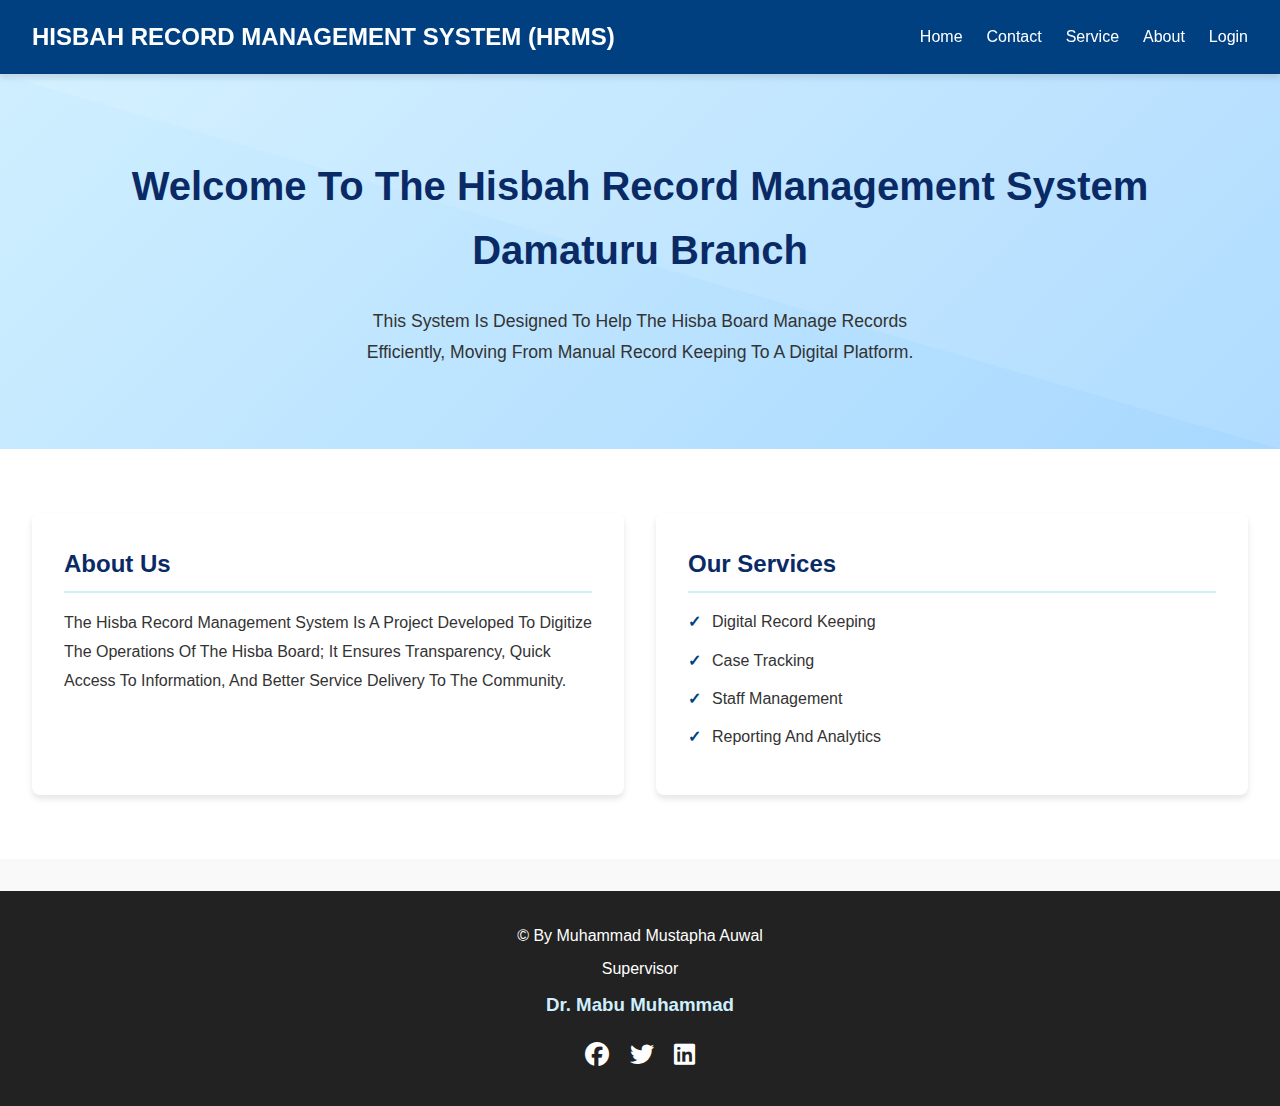
<file: index.html>
<!DOCTYPE html>
<html lang="en">
<head>
    <meta charset="UTF-8">
    <meta name="viewport" content="width=device-width, initial-scale=1.0">
    <title>HISBAH RECORD MANAGEMENT SYSTEM (HRMS)</title>
    <link rel="stylesheet" href="/style.css">
</head>
<body>
    <header>
        <div class="logo-container">
            <h1>HISBAH RECORD MANAGEMENT SYSTEM (HRMS)</h1>
            <button class="menu-toggle" id="menuToggle">
                <i class="fas fa-bars"></i>
            </button>
        </div>
        <nav id="mainNav">
            <a href="#">Home</a>
            <a href="#">Contact</a>
            <a href="#">Service</a>
            <a href="#">About</a>
            <a href="/singIn/signin.html">Login</a>
        </nav>
    </header>
    <section class="main">
        <h2>Welcome to the hisbah record management system <br>damaturu branch</h2>
        <p>This system is designed to help the hisba board manage records efficiently, moving from manual record keeping to a digital platform.</p>
    </section>
    <section class="info">
        <div class="box"> 
            <h2>About Us</h2>
            <p>The hisba record management system is a project developed to digitize the operations of the hisba board; it ensures transparency, quick access to information, and better service delivery to the community.</p>
        </div>
        <div class="box">
            <h2>Our Services</h2>
            <ul>
                <li>Digital record keeping</li>
                <li>Case tracking</li>
                <li>Staff management</li>
                <li>Reporting and Analytics</li>
            </ul>
        </div>
    </section>
    <footer>
        <p>&copy; by Muhammad Mustapha Auwal</p>
        <p>Supervisor</p>
        <h3>Dr. Mabu Muhammad</h3>
        <div class="social-icons">
            <a href="#"><i class="fab fa-facebook"></i></a>
            <a href="#"><i class="fab fa-twitter"></i></a>
            <a href="#"><i class="fab fa-linkedin"></i></a>
        </div>
    </footer>

    <script src="/script.js"></script>
</body>
</html>
</file>
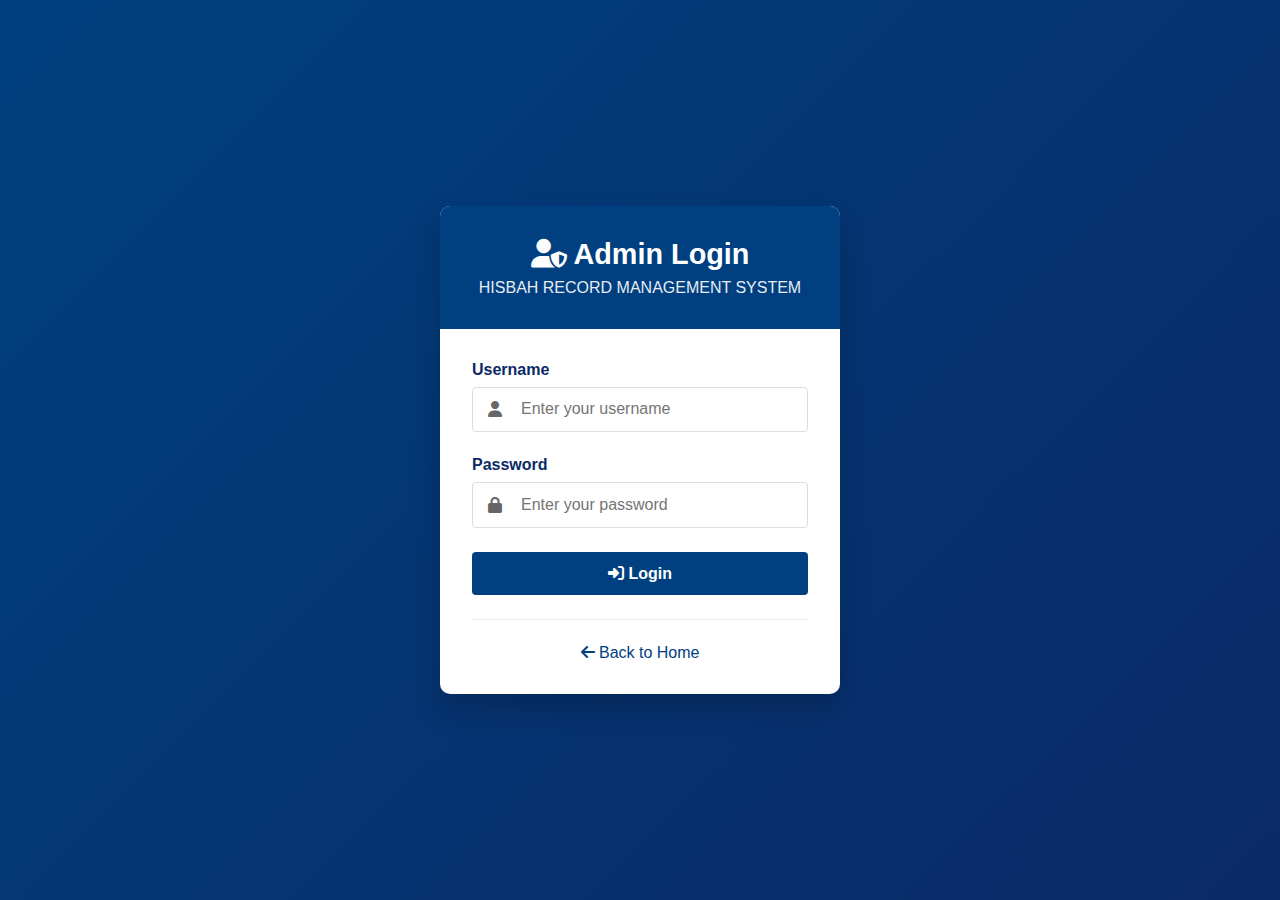
<file: admin/admin.html>
<!DOCTYPE html>
<html lang="en">
<head>
    <meta charset="UTF-8">
    <meta name="viewport" content="width=device-width, initial-scale=1.0">
    <title>Admin Login - HRMS</title>
    <link rel="stylesheet" href="https://cdnjs.cloudflare.com/ajax/libs/font-awesome/6.4.0/css/all.min.css">
    <style>
        :root {
            --primary-color: #004080;
            --secondary-color: #0a2a66;
            --accent-color: #cfefff;
            --text-color: #333;
            --light-bg: #f9f9f9;
            --white: #fff;
            --shadow: 0 4px 6px rgba(0, 0, 0, 0.1);
            --transition: all 0.3s ease;
        }

        * {
            margin: 0;
            padding: 0;
            box-sizing: border-box;
        }

        body {
            font-family: 'Segoe UI', Tahoma, Geneva, Verdana, sans-serif;
            background: linear-gradient(135deg, var(--primary-color) 0%, var(--secondary-color) 100%);
            min-height: 100vh;
            display: flex;
            align-items: center;
            justify-content: center;
            padding: 1rem;
        }

        .login-container {
            background: var(--white);
            border-radius: 10px;
            box-shadow: 0 15px 30px rgba(0, 0, 0, 0.2);
            width: 100%;
            max-width: 400px;
            overflow: hidden;
        }

        .login-header {
            background: var(--primary-color);
            color: var(--white);
            padding: 2rem;
            text-align: center;
        }

        .login-header h1 {
            font-size: 1.8rem;
            margin-bottom: 0.5rem;
        }

        .login-header p {
            opacity: 0.9;
        }

        .login-body {
            padding: 2rem;
        }

        .form-group {
            margin-bottom: 1.5rem;
        }

        .form-group label {
            display: block;
            margin-bottom: 0.5rem;
            font-weight: 600;
            color: var(--secondary-color);
        }

        .input-group {
            position: relative;
        }

        .input-group input {
            width: 100%;
            padding: 0.8rem 1rem 0.8rem 3rem;
            border: 1px solid #ddd;
            border-radius: 4px;
            font-size: 1rem;
            transition: var(--transition);
        }

        .input-group input:focus {
            outline: none;
            border-color: var(--primary-color);
            box-shadow: 0 0 0 2px rgba(0, 64, 128, 0.2);
        }

        .input-group i {
            position: absolute;
            left: 1rem;
            top: 50%;
            transform: translateY(-50%);
            color: #666;
        }

        .btn {
            width: 100%;
            padding: 0.8rem;
            border: none;
            border-radius: 4px;
            font-size: 1rem;
            font-weight: 600;
            cursor: pointer;
            transition: var(--transition);
        }

        .btn-primary {
            background: var(--primary-color);
            color: var(--white);
        }

        .btn-primary:hover {
            background: #003366;
        }

        .login-footer {
            text-align: center;
            margin-top: 1.5rem;
            padding-top: 1.5rem;
            border-top: 1px solid #eee;
        }

        .login-footer a {
            color: var(--primary-color);
            text-decoration: none;
        }

        .login-footer a:hover {
            text-decoration: underline;
        }

        .alert {
            padding: 0.8rem;
            border-radius: 4px;
            margin-bottom: 1rem;
            display: none;
        }

        .alert-error {
            background: #f8d7da;
            color: #721c24;
            border: 1px solid #f5c6cb;
        }

        @media (max-width: 480px) {
            .login-container {
                margin: 1rem;
            }
            
            .login-header, .login-body {
                padding: 1.5rem;
            }
        }
    </style>
</head>
<body>
    <div class="login-container">
        <div class="login-header">
            <h1><i class="fas fa-user-shield"></i> Admin Login</h1>
            <p>HISBAH RECORD MANAGEMENT SYSTEM</p>
        </div>
        
        <div class="login-body">
            <div class="alert alert-error" id="errorAlert">
                Invalid username or password. Please try again.
            </div>
            
            <form id="loginForm">
                <div class="form-group">
                    <label for="username">Username</label>
                    <div class="input-group">
                        <i class="fas fa-user"></i>
                        <input type="text" id="username" placeholder="Enter your username" required>
                    </div>
                </div>
                
                <div class="form-group">
                    <label for="password">Password</label>
                    <div class="input-group">
                        <i class="fas fa-lock"></i>
                        <input type="password" id="password" placeholder="Enter your password" required>
                    </div>
                </div>
                
                <button type="submit" class="btn btn-primary">
                    <i class="fas fa-sign-in-alt"></i> Login
                </button>
            </form>
            
            <div class="login-footer">
                <a href="../index.html"><i class="fas fa-arrow-left"></i> Back to Home</a>
            </div>
        </div>
    </div>

    <script>
        document.getElementById('loginForm').addEventListener('submit', function(e) {
            e.preventDefault();
            
            const username = document.getElementById('username').value;
            const password = document.getElementById('password').value;
            const errorAlert = document.getElementById('errorAlert');
            
            // Simple validation (in real application, this would be server-side)
            if (username === 'admin' && password === 'admin123') {
                // Successful login - redirect to admin dashboard
                window.location.href = 'admin.html';
            } else {
                // Show error message
                errorAlert.style.display = 'block';
                
                // Hide error after 3 seconds
                setTimeout(() => {
                    errorAlert.style.display = 'none';
                }, 3000);
            }
        });
    </script>
</body>
</html>
</file>
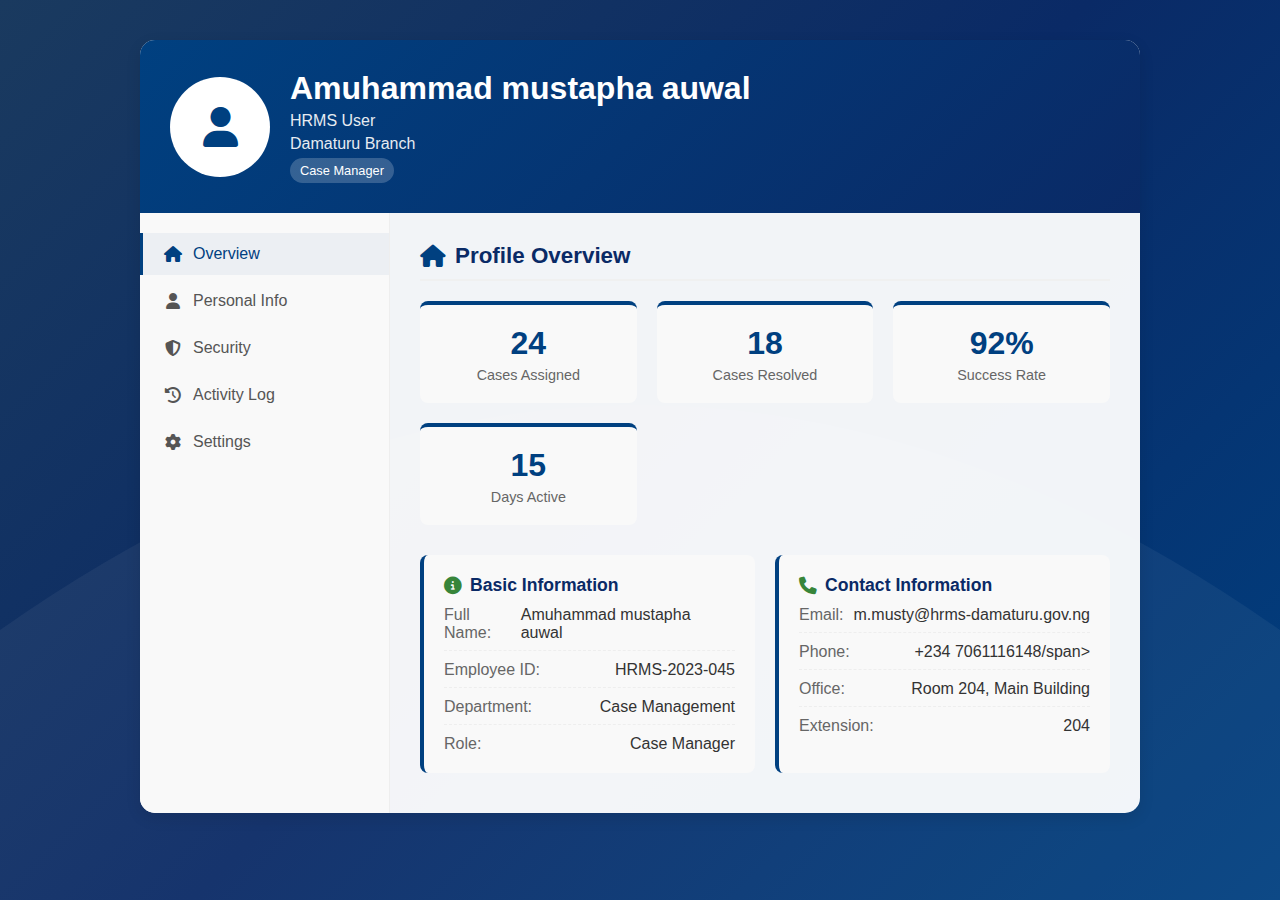
<file: adprofile/adprofile.html>
<!DOCTYPE html>
<html lang="en">
<head>
    <meta charset="UTF-8">
    <meta name="viewport" content="width=device-width, initial-scale=1.0">
    <title>User Profile - HRMS</title>
    <link rel="stylesheet" href="https://cdnjs.cloudflare.com/ajax/libs/font-awesome/6.4.0/css/all.min.css">
    <style>
        /* CSS Variables for consistent theming */
        :root {
            --primary-color: #004080;
            --secondary-color: #0a2a66;
            --accent-color: #37853a;
            --accent-hover: #45a049;
            --text-color: #333;
            --light-bg: #f9f9f9;
            --white: #fff;
            --shadow: 0 5px 15px rgba(0, 0, 0, 0.1);
            --transition: all 0.3s ease;
        }

        * {
            margin: 0;
            padding: 0;
            box-sizing: border-box;
        }

        body {
            font-family: 'Segoe UI', Tahoma, Geneva, Verdana, sans-serif;
            background: linear-gradient(135deg, #1a3a5f 0%, #0a2a66 50%, #004080 100%);
            margin: 0;
            padding: 20px;
            min-height: 100vh;
            display: flex;
            justify-content: center;
            align-items: flex-start;
            position: relative;
            overflow-x: hidden;
        }

        /* Background image */
        body::before {
            content: '';
            position: absolute;
            top: 0;
            left: 0;
            right: 0;
            bottom: 0;
            background-image: url('https://images.unsplash.com/photo-1557804506-669a67965ba0?ixlib=rb-4.0.3&ixid=M3wxMjA3fDB8MHxwaG90by1wYWdlfHx8fGVufDB8fHx8fA%3D%3D&auto=format&fit=crop&w=1074&q=80');
            background-size: cover;
            background-position: center;
            background-blend-mode: overlay;
            opacity: 0.1;
            z-index: 0;
        }

        /* Background animation */
        body::after {
            content: '';
            position: absolute;
            top: 0;
            left: 0;
            right: 0;
            bottom: 0;
            background: url('data:image/svg+xml;utf8,<svg xmlns="http://www.w3.org/2000/svg" viewBox="0 0 100 100" preserveAspectRatio="none"><path d="M0,70 Q50,20 100,70 L100,100 L0,100 Z" fill="rgba(255,255,255,0.05)"/></svg>');
            background-size: cover;
            animation: float 20s infinite linear;
            z-index: 0;
        }

        @keyframes float {
            0% { transform: translateY(0px) rotate(0deg); }
            50% { transform: translateY(-20px) rotate(1deg); }
            100% { transform: translateY(0px) rotate(0deg); }
        }

        .profile-container {
            max-width: 1000px;
            width: 100%;
            background: rgba(255, 255, 255, 0.95);
            border-radius: 15px;
            box-shadow: var(--shadow);
            overflow: hidden;
            position: relative;
            z-index: 1;
            margin: 20px 0;
        }

        .profile-header {
            background: linear-gradient(135deg, var(--primary-color) 0%, var(--secondary-color) 100%);
            color: var(--white);
            padding: clamp(20px, 4vw, 30px);
            display: flex;
            align-items: center;
            gap: 20px;
        }

        .profile-avatar {
            width: 100px;
            height: 100px;
            border-radius: 50%;
            border: 4px solid rgba(255, 255, 255, 0.3);
            overflow: hidden;
            background: var(--white);
            display: flex;
            align-items: center;
            justify-content: center;
            font-size: 40px;
            color: var(--primary-color);
        }

        .profile-avatar img {
            width: 100%;
            height: 100%;
            object-fit: cover;
        }

        .profile-info h1 {
            font-size: clamp(1.5rem, 3vw, 2rem);
            margin-bottom: 5px;
            font-weight: 600;
        }

        .profile-info p {
            opacity: 0.9;
            margin-bottom: 5px;
            font-size: clamp(0.9rem, 2vw, 1rem);
        }

        .profile-info .role {
            background: rgba(255, 255, 255, 0.2);
            padding: 5px 10px;
            border-radius: 20px;
            font-size: 0.8rem;
            display: inline-block;
        }

        .profile-content {
            display: flex;
            min-height: 500px;
        }

        .profile-sidebar {
            width: 250px;
            background: #f9f9f9;
            border-right: 1px solid #eee;
            padding: 20px 0;
        }

        .profile-nav {
            list-style: none;
        }

        .profile-nav li {
            margin-bottom: 5px;
        }

        .profile-nav a {
            display: flex;
            align-items: center;
            padding: 12px 20px;
            color: #555;
            text-decoration: none;
            transition: var(--transition);
            border-left: 3px solid transparent;
        }

        .profile-nav a:hover, .profile-nav a.active {
            background: rgba(0, 64, 128, 0.05);
            color: var(--primary-color);
            border-left: 3px solid var(--primary-color);
        }

        .profile-nav i {
            margin-right: 10px;
            width: 20px;
            text-align: center;
        }

        .profile-main {
            flex: 1;
            padding: clamp(20px, 4vw, 30px);
            overflow-y: auto;
            max-height: 600px;
        }

        .section-title {
            color: var(--secondary-color);
            font-size: 1.4rem;
            margin-bottom: 20px;
            padding-bottom: 10px;
            border-bottom: 2px solid #f0f0f0;
            display: flex;
            align-items: center;
        }

        .section-title i {
            margin-right: 10px;
            color: var(--primary-color);
        }

        .profile-section {
            display: none;
            animation: fadeIn 0.5s ease;
        }

        .profile-section.active {
            display: block;
        }

        @keyframes fadeIn {
            from { opacity: 0; }
            to { opacity: 1; }
        }

        .info-grid {
            display: grid;
            grid-template-columns: repeat(auto-fill, minmax(300px, 1fr));
            gap: 20px;
            margin-bottom: 30px;
        }

        .info-card {
            background: #f9f9f9;
            border-radius: 8px;
            padding: 20px;
            border-left: 4px solid var(--primary-color);
        }

        .info-card h3 {
            color: var(--secondary-color);
            margin-bottom: 10px;
            font-size: 1.1rem;
            display: flex;
            align-items: center;
        }

        .info-card h3 i {
            margin-right: 8px;
            color: var(--accent-color);
        }

        .info-item {
            margin-bottom: 10px;
            display: flex;
            justify-content: space-between;
            border-bottom: 1px dashed #eee;
            padding-bottom: 8px;
        }

        .info-item:last-child {
            border-bottom: none;
            margin-bottom: 0;
            padding-bottom: 0;
        }

        .info-label {
            font-weight: 500;
            color: #666;
        }

        .info-value {
            color: #333;
        }

        .form-group {
            margin-bottom: 20px;
        }

        .form-row {
            display: flex;
            gap: 15px;
            margin-bottom: 15px;
        }

        .form-row .form-group {
            flex: 1;
            margin-bottom: 0;
        }

        label {
            display: block;
            margin-bottom: 8px;
            color: var(--secondary-color);
            font-weight: 500;
        }

        input[type="text"],
        input[type="email"],
        input[type="tel"],
        input[type="password"],
        select,
        textarea {
            width: 100%;
            padding: 12px 15px;
            border: 1px solid #ddd;
            border-radius: 5px;
            font-size: 16px;
            transition: var(--transition);
        }

        input:focus,
        select:focus,
        textarea:focus {
            border-color: var(--primary-color);
            box-shadow: 0 0 0 2px rgba(0, 64, 128, 0.2);
            outline: none;
        }

        textarea {
            resize: vertical;
            min-height: 100px;
        }

        .btn {
            padding: 12px 20px;
            background: var(--accent-color);
            border: none;
            border-radius: 5px;
            color: var(--white);
            font-size: 16px;
            font-weight: 600;
            cursor: pointer;
            transition: var(--transition);
            display: inline-flex;
            align-items: center;
            gap: 8px;
        }

        .btn:hover {
            background: var(--accent-hover);
            transform: translateY(-2px);
        }

        .btn-secondary {
            background: #6c757d;
        }

        .btn-secondary:hover {
            background: #5a6268;
        }

        .activity-list {
            list-style: none;
        }

        .activity-item {
            padding: 15px 0;
            border-bottom: 1px solid #eee;
            display: flex;
            align-items: flex-start;
        }

        .activity-item:last-child {
            border-bottom: none;
        }

        .activity-icon {
            width: 40px;
            height: 40px;
            border-radius: 50%;
            background: #f0f8ff;
            display: flex;
            align-items: center;
            justify-content: center;
            margin-right: 15px;
            color: var(--primary-color);
            flex-shrink: 0;
        }

        .activity-content {
            flex: 1;
        }

        .activity-title {
            font-weight: 500;
            margin-bottom: 5px;
        }

        .activity-desc {
            color: #666;
            font-size: 0.9rem;
            margin-bottom: 5px;
        }

        .activity-time {
            color: #999;
            font-size: 0.8rem;
        }

        .stats-grid {
            display: grid;
            grid-template-columns: repeat(auto-fit, minmax(200px, 1fr));
            gap: 20px;
            margin-bottom: 30px;
        }

        .stat-card {
            background: #f9f9f9;
            border-radius: 8px;
            padding: 20px;
            text-align: center;
            border-top: 4px solid var(--primary-color);
        }

        .stat-value {
            font-size: 2rem;
            font-weight: 700;
            color: var(--primary-color);
            margin-bottom: 5px;
        }

        .stat-label {
            color: #666;
            font-size: 0.9rem;
        }

        /* Responsive Design */
        @media (max-width: 768px) {
            body {
                padding: 15px;
            }
            
            .profile-container {
                max-width: 100%;
                margin: 10px 0;
            }

            .profile-header {
                flex-direction: column;
                text-align: center;
                padding: 20px;
            }
            
            .profile-content {
                flex-direction: column;
            }
            
            .profile-sidebar {
                width: 100%;
                border-right: none;
                border-bottom: 1px solid #eee;
            }
            
            .profile-nav {
                display: flex;
                overflow-x: auto;
                padding: 0 10px;
            }
            
            .profile-nav li {
                flex-shrink: 0;
                margin-bottom: 0;
            }
            
            .profile-nav a {
                border-left: none;
                border-bottom: 3px solid transparent;
                white-space: nowrap;
            }
            
            .profile-nav a:hover, .profile-nav a.active {
                border-left: none;
                border-bottom: 3px solid var(--primary-color);
            }
            
            .profile-main {
                max-height: none;
            }
            
            .info-grid {
                grid-template-columns: 1fr;
            }
            
            .form-row {
                flex-direction: column;
                gap: 0;
            }
        }

        @media (max-width: 480px) {
            body {
                padding: 10px;
            }
            
            .profile-header, .profile-main {
                padding: 15px;
            }
            
            .profile-avatar {
                width: 80px;
                height: 80px;
                font-size: 30px;
            }
            
            .stats-grid {
                grid-template-columns: 1fr;
            }
        }

        /* Scrollbar styling */
        .profile-main::-webkit-scrollbar {
            width: 8px;
        }

        .profile-main::-webkit-scrollbar-track {
            background: #f1f1f1;
            border-radius: 10px;
        }

        .profile-main::-webkit-scrollbar-thumb {
            background: var(--primary-color);
            border-radius: 10px;
        }

        .profile-main::-webkit-scrollbar-thumb:hover {
            background: var(--secondary-color);
        }

        /* Loading animation */
        .btn-loading {
            position: relative;
            color: transparent;
        }

        .btn-loading::after {
            content: '';
            position: absolute;
            width: 20px;
            height: 20px;
            top: 50%;
            left: 50%;
            margin-left: -10px;
            margin-top: -10px;
            border: 2px solid #ffffff;
            border-radius: 50%;
            border-top-color: transparent;
            animation: spin 1s ease-in-out infinite;
        }

        @keyframes spin {
            to { transform: rotate(360deg); }
        }

        /* Form validation styles */
        .error {
            border-color: #ff4757 !important;
        }

        .error-message {
            color: #ff4757;
            font-size: 12px;
            margin-top: 5px;
        }

        .success {
            border-color: #2ed573 !important;
        }

        .success-message {
            background-color: #f0fff0;
            border: 1px solid #d4edda;
            border-radius: 5px;
            padding: 15px;
            margin-bottom: 20px;
            color: #155724;
            display: none;
        }

        /* Reduced motion support */
        @media (prefers-reduced-motion: reduce) {
            * {
                animation-duration: 0.01ms !important;
                animation-iteration-count: 1 !important;
                transition-duration: 0.01ms !important;
            }
            
            body::after {
                animation: none;
            }
            
            .btn:hover {
                transform: none;
            }
            
            .profile-section {
                animation: none;
            }
        }
    </style>
</head>
<body>
    <div class="profile-container">
        <div class="profile-header">
            <div class="profile-avatar">
                <i class="fas fa-user"></i>
            </div>
            <div class="profile-info">
                <h1>Amuhammad mustapha auwal</h1>
                <p>HRMS User</p>
                <p>Damaturu Branch</p>
                <span class="role">Case Manager</span>
            </div>
        </div>
        
        <div class="profile-content">
            <div class="profile-sidebar">
                <ul class="profile-nav">
                    <li><a href="#overview" class="active" data-section="overview"><i class="fas fa-home"></i> Overview</a></li>
                    <li><a href="#personal" data-section="personal"><i class="fas fa-user"></i> Personal Info</a></li>
                    <li><a href="#security" data-section="security"><i class="fas fa-shield-alt"></i> Security</a></li>
                    <li><a href="#activity" data-section="activity"><i class="fas fa-history"></i> Activity Log</a></li>
                    <li><a href="#settings" data-section="settings"><i class="fas fa-cog"></i> Settings</a></li>
                </ul>
            </div>
            
            <div class="profile-main">
                <!-- Overview Section -->
                <div class="profile-section active" id="overview">
                    <h2 class="section-title"><i class="fas fa-home"></i> Profile Overview</h2>
                    
                    <div class="stats-grid">
                        <div class="stat-card">
                            <div class="stat-value">24</div>
                            <div class="stat-label">Cases Assigned</div>
                        </div>
                        <div class="stat-card">
                            <div class="stat-value">18</div>
                            <div class="stat-label">Cases Resolved</div>
                        </div>
                        <div class="stat-card">
                            <div class="stat-value">92%</div>
                            <div class="stat-label">Success Rate</div>
                        </div>
                        <div class="stat-card">
                            <div class="stat-value">15</div>
                            <div class="stat-label">Days Active</div>
                        </div>
                    </div>
                    
                    <div class="info-grid">
                        <div class="info-card">
                            <h3><i class="fas fa-info-circle"></i> Basic Information</h3>
                            <div class="info-item">
                                <span class="info-label">Full Name:</span>
                                <span class="info-value">Amuhammad mustapha auwal</span>
                            </div>
                            <div class="info-item">
                                <span class="info-label">Employee ID:</span>
                                <span class="info-value">HRMS-2023-045</span>
                            </div>
                            <div class="info-item">
                                <span class="info-label">Department:</span>
                                <span class="info-value">Case Management</span>
                            </div>
                            <div class="info-item">
                                <span class="info-label">Role:</span>
                                <span class="info-value">Case Manager</span>
                            </div>
                        </div>
                        
                        <div class="info-card">
                            <h3><i class="fas fa-phone"></i> Contact Information</h3>
                            <div class="info-item">
                                <span class="info-label">Email:</span>
                                <span class="info-value">m.musty@hrms-damaturu.gov.ng</span>
                            </div>
                            <div class="info-item">
                                <span class="info-label">Phone:</span>
                                <span class="info-value">+234 7061116148/span>
                            </div>
                            <div class="info-item">
                                <span class="info-label">Office:</span>
                                <span class="info-value">Room 204, Main Building</span>
                            </div>
                            <div class="info-item">
                                <span class="info-label">Extension:</span>
                                <span class="info-value">204</span>
                            </div>
                        </div>
                    </div>
                </div>
                
                <!-- Personal Information Section -->
                <div class="profile-section" id="personal">
                    <h2 class="section-title"><i class="fas fa-user"></i> Personal Information</h2>
                    
                    <div class="success-message" id="personalSuccess">
                        <i class="fas fa-check-circle"></i> Your personal information has been updated successfully.
                    </div>
                    
                    <form id="personalForm">
                        <div class="form-row">
                            <div class="form-group">
                                <label for="firstName">First Name</label>
                                <input type="text" id="firstName" name="firstName" value="Muhammad Mustapha" required>
                            </div>
                            <div class="form-group">
                                <label for="lastName">Last Name</label>
                                <input type="text" id="lastName" name="lastName" value="Auwal" required>
                            </div>
                        </div>
                        
                        <div class="form-row">
                            <div class="form-group">
                                <label for="email">Email Address</label>
                                <input type="email" id="email" name="email" value="a.bello@hrms-damaturu.gov.ng" required>
                            </div>
                            <div class="form-group">
                                <label for="phone">Phone Number</label>
                                <input type="tel" id="phone" name="phone" value="+2348012345678" required>
                            </div>
                        </div>
                        
                        <div class="form-group">
                            <label for="address">Address</label>
                            <textarea id="address" name="address">123 Hisbah Road, Damaturu, Yobe State</textarea>
                        </div>
                        
                        <div class="form-row">
                            <div class="form-group">
                                <label for="department">Department</label>
                                <select id="department" name="department">
                                    <option value="case-management" selected>Case Management</option>
                                    <option value="records">Records</option>
                                    <option value="administration">Administration</option>
                                    <option value="finance">Finance</option>
                                </select>
                            </div>
                            <div class="form-group">
                                <label for="position">Position</label>
                                <input type="text" id="position" name="position" value="Case Manager">
                            </div>
                        </div>
                        
                        <button type="submit" class="btn" id="savePersonalBtn">
                            <i class="fas fa-save"></i> Save Changes
                        </button>
                    </form>
                </div>
                
                <!-- Security Section -->
                <div class="profile-section" id="security">
                    <h2 class="section-title"><i class="fas fa-shield-alt"></i> Security Settings</h2>
                    
                    <div class="success-message" id="securitySuccess">
                        <i class="fas fa-check-circle"></i> Your password has been updated successfully.
                    </div>
                    
                    <form id="securityForm">
                        <div class="form-group">
                            <label for="currentPassword">Current Password</label>
                            <input type="password" id="currentPassword" name="currentPassword" required>
                        </div>
                        
                        <div class="form-group">
                            <label for="newPassword">New Password</label>
                            <input type="password" id="newPassword" name="newPassword" required>
                            <div class="error-message" id="passwordError"></div>
                        </div>
                        
                        <div class="form-group">
                            <label for="confirmPassword">Confirm New Password</label>
                            <input type="password" id="confirmPassword" name="confirmPassword" required>
                            <div class="error-message" id="confirmPasswordError"></div>
                        </div>
                        
                        <button type="submit" class="btn" id="saveSecurityBtn">
                            <i class="fas fa-key"></i> Update Password
                        </button>
                    </form>
                    
                    <div style="margin-top: 30px; padding-top: 20px; border-top: 1px solid #eee;">
                        <h3 style="color: var(--secondary-color); margin-bottom: 15px;"><i class="fas fa-lock"></i> Two-Factor Authentication</h3>
                        <p style="margin-bottom: 15px;">Add an extra layer of security to your account by enabling two-factor authentication.</p>
                        <button class="btn btn-secondary">
                            <i class="fas fa-mobile-alt"></i> Enable 2FA
                        </button>
                    </div>
                </div>
                
                <!-- Activity Log Section -->
                <div class="profile-section" id="activity">
                    <h2 class="section-title"><i class="fas fa-history"></i> Recent Activity</h2>
                    
                    <ul class="activity-list">
                        <li class="activity-item">
                            <div class="activity-icon">
                                <i class="fas fa-file-alt"></i>
                            </div>
                            <div class="activity-content">
                                <div class="activity-title">Case #2023-045 Updated</div>
                                <div class="activity-desc">You updated the status of case #2023-045 to "Resolved"</div>
                                <div class="activity-time">2 hours ago</div>
                            </div>
                        </li>
                        <li class="activity-item">
                            <div class="activity-icon">
                                <i class="fas fa-user-plus"></i>
                            </div>
                            <div class="activity-content">
                                <div class="activity-title">New Case Assigned</div>
                                <div class="activity-desc">Case #2023-078 has been assigned to you</div>
                                <div class="activity-time">1 day ago</div>
                            </div>
                        </li>
                        <li class="activity-item">
                            <div class="activity-icon">
                                <i class="fas fa-edit"></i>
                            </div>
                            <div class="activity-content">
                                <div class="activity-title">Profile Updated</div>
                                <div class="activity-desc">You updated your contact information</div>
                                <div class="activity-time">2 days ago</div>
                            </div>
                        </li>
                        <li class="activity-item">
                            <div class="activity-icon">
                                <i class="fas fa-download"></i>
                            </div>
                            <div class="activity-content">
                                <div class="activity-title">Report Generated</div>
                                <div class="activity-desc">You generated a monthly case report</div>
                                <div class="activity-time">3 days ago</div>
                            </div>
                        </li>
                        <li class="activity-item">
                            <div class="activity-icon">
                                <i class="fas fa-sign-in-alt"></i>
                            </div>
                            <div class="activity-content">
                                <div class="activity-title">Login</div>
                                <div class="activity-desc">You logged in from a new device</div>
                                <div class="activity-time">5 days ago</div>
                            </div>
                        </li>
                    </ul>
                </div>
                
                <!-- Settings Section -->
                <div class="profile-section" id="settings">
                    <h2 class="section-title"><i class="fas fa-cog"></i> Account Settings</h2>
                    
                    <div class="info-card" style="margin-bottom: 30px;">
                        <h3><i class="fas fa-bell"></i> Notification Preferences</h3>
                        <div style="display: flex; flex-direction: column; gap: 10px;">
                            <label style="display: flex; align-items: center; cursor: pointer;">
                                <input type="checkbox" checked style="margin-right: 10px;"> Email notifications
                            </label>
                            <label style="display: flex; align-items: center; cursor: pointer;">
                                <input type="checkbox" checked style="margin-right: 10px;"> SMS notifications
                            </label>
                            <label style="display: flex; align-items: center; cursor: pointer;">
                                <input type="checkbox" style="margin-right: 10px;"> Push notifications
                            </label>
                        </div>
                    </div>
                    
                    <div class="info-card" style="margin-bottom: 30px;">
                        <h3><i class="fas fa-palette"></i> Display Preferences</h3>
                        <div style="display: flex; gap: 15px; flex-wrap: wrap;">
                            <button class="btn btn-secondary">Light Theme</button>
                            <button class="btn">Dark Theme</button>
                        </div>
                    </div>
                    
                    <div class="info-card">
                        <h3><i class="fas fa-database"></i> Data Management</h3>
                        <p style="margin-bottom: 15px;">You can request a copy of your data or delete your account.</p>
                        <div style="display: flex; gap: 15px; flex-wrap: wrap;">
                            <button class="btn btn-secondary">
                                <i class="fas fa-download"></i> Export Data
                            </button>
                            <button class="btn" style="background: #dc3545;">
                                <i class="fas fa-trash"></i> Delete Account
                            </button>
                        </div>
                    </div>
                </div>
            </div>
        </div>
    </div>

    <script>
        // Tab navigation
        document.querySelectorAll('.profile-nav a').forEach(link => {
            link.addEventListener('click', function(e) {
                e.preventDefault();
                
                // Remove active class from all links and sections
                document.querySelectorAll('.profile-nav a').forEach(btn => {
                    btn.classList.remove('active');
                });
                document.querySelectorAll('.profile-section').forEach(section => {
                    section.classList.remove('active');
                });
                
                // Add active class to clicked link and corresponding section
                this.classList.add('active');
                const sectionId = this.getAttribute('data-section');
                document.getElementById(sectionId).classList.add('active');
            });
        });

        // Personal Information Form
        document.getElementById('personalForm').addEventListener('submit', function(e) {
            e.preventDefault();
            
            const saveBtn = document.getElementById('savePersonalBtn');
            const successMsg = document.getElementById('personalSuccess');
            
            // Show loading state
            const originalText = saveBtn.innerHTML;
            saveBtn.classList.add('btn-loading');
            saveBtn.disabled = true;
            
            // Simulate API call
            setTimeout(function() {
                // Remove loading state
                saveBtn.classList.remove('btn-loading');
                saveBtn.innerHTML = originalText;
                saveBtn.disabled = false;
                
                // Show success message
                successMsg.style.display = 'block';
                
                // Hide success message after 3 seconds
                setTimeout(function() {
                    successMsg.style.display = 'none';
                }, 3000);
            }, 1500);
        });

        // Security Form
        document.getElementById('securityForm').addEventListener('submit', function(e) {
            e.preventDefault();
            
            const newPassword = document.getElementById('newPassword');
            const confirmPassword = document.getElementById('confirmPassword');
            const passwordError = document.getElementById('passwordError');
            const confirmPasswordError = document.getElementById('confirmPasswordError');
            const saveBtn = document.getElementById('saveSecurityBtn');
            const successMsg = document.getElementById('securitySuccess');
            
            // Reset errors
            newPassword.classList.remove('error', 'success');
            confirmPassword.classList.remove('error', 'success');
            passwordError.textContent = '';
            confirmPasswordError.textContent = '';
            
            let isValid = true;
            
            // Validate password strength
            const password = newPassword.value;
            const passwordRegex = /^(?=.*[a-z])(?=.*[A-Z])(?=.*\d)(?=.*[@$!%*?&])[A-Za-z\d@$!%*?&]{8,}$/;
            
            if (!passwordRegex.test(password)) {
                newPassword.classList.add('error');
                passwordError.textContent = 'Password must be at least 8 characters with uppercase, number, and special character';
                isValid = false;
            } else {
                newPassword.classList.add('success');
            }
            
            // Validate password match
            if (password !== confirmPassword.value) {
                confirmPassword.classList.add('error');
                confirmPasswordError.textContent = 'Passwords do not match';
                isValid = false;
            } else if (confirmPassword.value) {
                confirmPassword.classList.add('success');
            }
            
            if (!isValid) return;
            
            // Show loading state
            const originalText = saveBtn.innerHTML;
            saveBtn.classList.add('btn-loading');
            saveBtn.disabled = true;
            
            // Simulate API call
            setTimeout(function() {
                // Remove loading state
                saveBtn.classList.remove('btn-loading');
                saveBtn.innerHTML = originalText;
                saveBtn.disabled = false;
                
                // Show success message
                successMsg.style.display = 'block';
                
                // Reset form and hide success message after 3 seconds
                setTimeout(function() {
                    document.getElementById('securityForm').reset();
                    newPassword.classList.remove('success');
                    confirmPassword.classList.remove('success');
                    successMsg.style.display = 'none';
                }, 3000);
            }, 1500);
        });

        // Real-time validation for confirm password
        document.getElementById('confirmPassword').addEventListener('input', function() {
            const confirmPasswordError = document.getElementById('confirmPasswordError');
            const newPassword = document.getElementById('newPassword').value;
            
            if (this.value.length > 0) {
                if (this.value !== newPassword) {
                    this.classList.add('error');
                    confirmPasswordError.textContent = 'Passwords do not match';
                } else {
                    this.classList.remove('error');
                    this.classList.add('success');
                    confirmPasswordError.textContent = '';
                }
            } else {
                this.classList.remove('error', 'success');
                confirmPasswordError.textContent = '';
            }
        });
    </script>
</body>
</html>
</file>
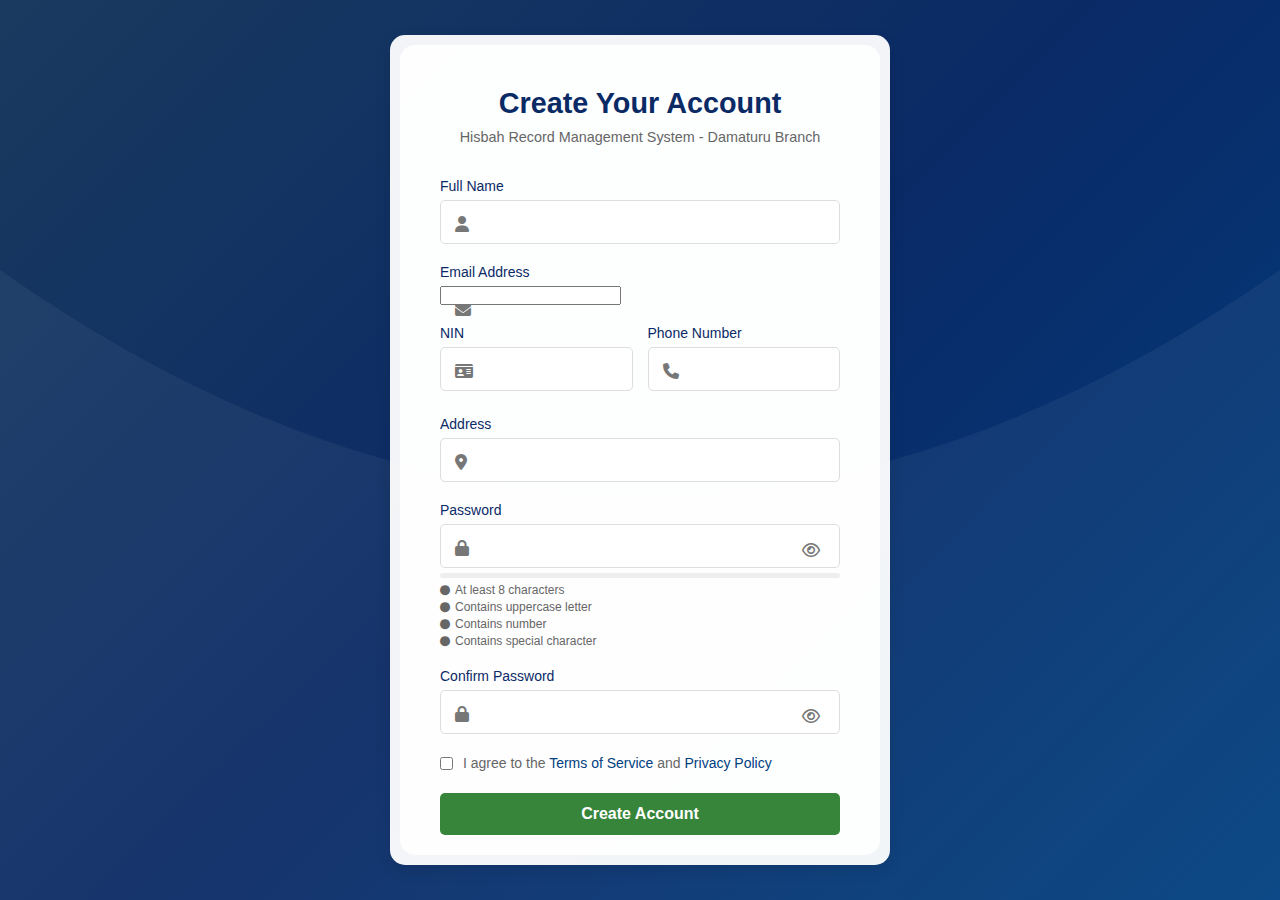
<file: signup/singup.html>
<!DOCTYPE html>
<html lang="en">
<head>
    <meta charset="UTF-8">
    <meta name="viewport" content="width=device-width, initial-scale=1.0">
    <title>HRMS Sign Up</title>
    <link rel="stylesheet" href="/signup/signup.css">
    
</head>
<body>
    <div class="signup-container">
        <div class="signup-form">
            <div class="logo">
                <h2>Create Your Account</h2>
                <p>Hisbah Record Management System - Damaturu Branch</p>
            </div>
            
            <form id="signupForm">
                <div class="form-group">
                    <label for="FullName">Full Name</label>
                    <input type="text" id="FullName" name="FullName" required>
                    <i class="fas fa-user form-icon"></i>
                    <div class="error-message" id="nameError"></div>
                </div>
                <div class="form-group">
                    <label for="email">Email Address</label>
                    <input type="email" id="email" name="email" required>
                    <i class="fas fa-envelope form-icon"></i>
                    <div class="error-message" id="emailError"></div>
                </div>
                <div class="form-row">
                    <div class="form-group">
                        <label for="NIN">NIN</label>
                        <input type="text" id="NIN" name="nin" required maxlength="11">
                        <i class="fas fa-id-card form-icon"></i>
                        <div class="error-message" id="ninError"></div>
                    </div>
                    
                    <div class="form-group">
                        <label for="phone">Phone Number</label>
                        <input type="tel" id="phone" name="phone" required>
                        <i class="fas fa-phone form-icon"></i>
                        <div class="error-message" id="phoneError"></div>
                    </div>
                </div>
                
                <div class="form-group">
                    <label for="Address">Address</label>
                    <input type="text" id="Address" name="Address" required>
                    <i class="fas fa-map-marker-alt form-icon"></i>
                    <div class="error-message" id="addressError"></div>
                </div>
                
                <div class="form-group">
                    <label for="password">Password</label>
                    <input type="password" id="password" name="password" required>
                    <i class="fas fa-lock form-icon"></i>
                    <span class="password-toggle" id="passwordToggle">
                        <i class="far fa-eye"></i>
                    </span>
                    <div class="password-strength">
                        <div class="password-strength-bar" id="passwordStrength"></div>
                    </div>
                    <div class="password-requirements">
                        <div class="requirement" id="lengthReq">
                            <i class="fas fa-circle"></i> At least 8 characters
                        </div>
                        <div class="requirement" id="upperReq">
                            <i class="fas fa-circle"></i> Contains uppercase letter
                        </div>
                        <div class="requirement" id="numberReq">
                            <i class="fas fa-circle"></i> Contains number
                        </div>
                        <div class="requirement" id="specialReq">
                            <i class="fas fa-circle"></i> Contains special character
                        </div>
                    </div>
                    <div class="error-message" id="passwordError"></div>
                </div>
                
                <div class="form-group">
                    <label for="confirm_password">Confirm Password</label>
                    <input type="password" id="confirm_password" name="confirm_password" required>
                    <i class="fas fa-lock form-icon"></i>
                    <span class="password-toggle" id="confirmPasswordToggle">
                        <i class="far fa-eye"></i>
                    </span>
                    <div class="error-message" id="confirmPasswordError"></div>
                </div>
                
                <div class="terms">
                    <input type="checkbox" id="terms" name="terms" required>
                    <label for="terms">I agree to the <a href="/signup/terms/terms.html">Terms of Service</a> and <a href="/signup/terms/terms of conditiont.html">Privacy Policy</a></label>
                </div>
                
                <button type="submit" id="signupBtn">Create Account</button>
                
                <p class="login_text">Already have an account? <a href="/singIn/signin.html"><b>Login</b></a></p>
            </form>
        </div>
    </div>

    <script src="/signup/signup.js"></script>
</body>
</html>
</file>
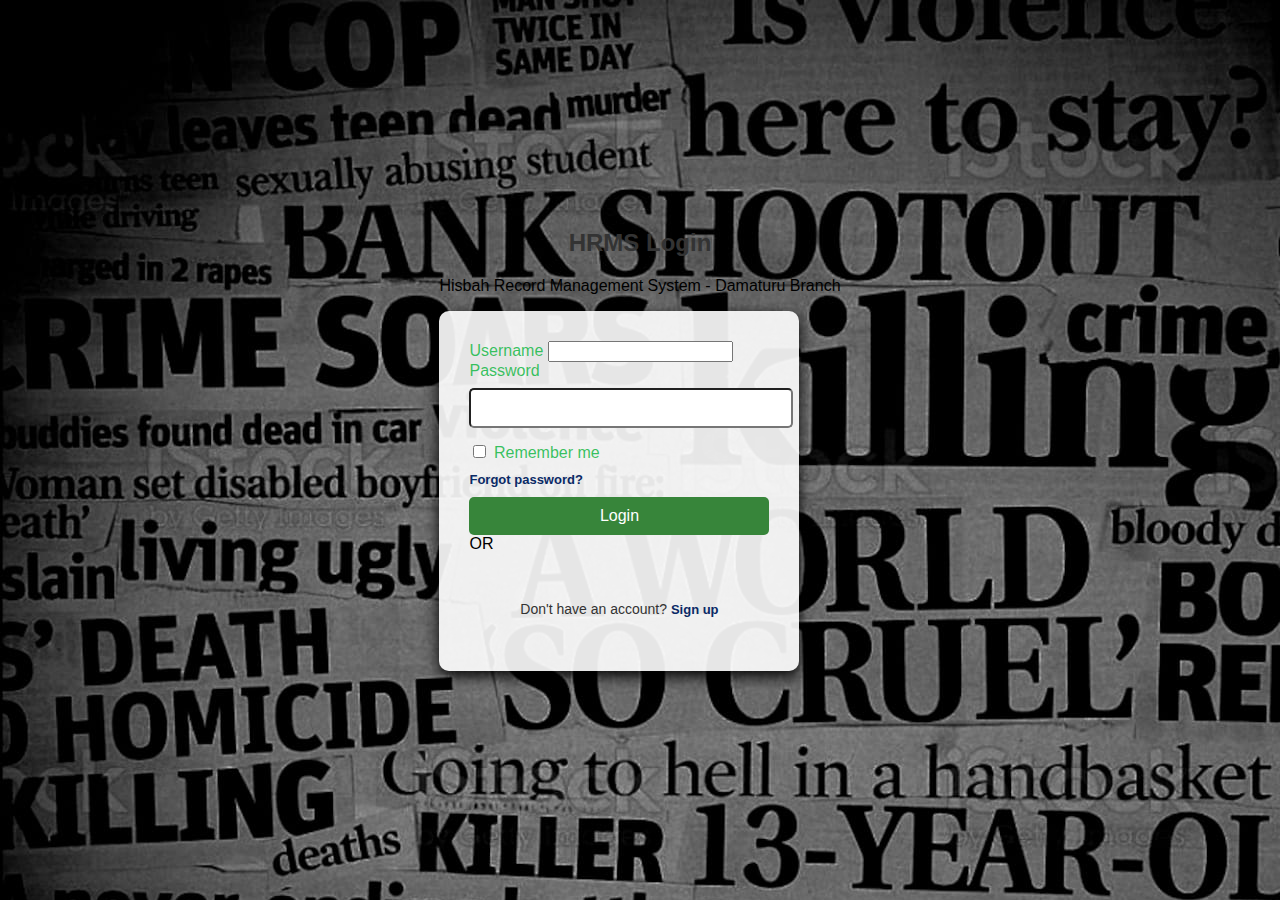
<file: singIn/signin.html>
<!DOCTYPE html>
<html lang="en">
<head>
    <meta charset="UTF-8">
    <meta name="viewport" content="width=device-width, initial-scale=1.0">
    <title>HRMS Login</title>
    <link rel="stylesheet" href="/singIn/signin.css">
</head>
<body>
    <div class="login-container">
        <div class="login-form">
            <div class="logo">
                <h2>HRMS Login</h2>
                <p>Hisbah Record Management System - Damaturu Branch</p>
            </div>
            
            <form id="loginForm">
                <div class="form-group">
                    <label for="username">Username</label>
                    <input type="text" id="username" name="username" required>
                    <i class="fas fa-user form-icon"></i>
                </div>
                
                <div class="form-group">
                    <label for="password">Password</label>
                    <input type="password" id="password" name="password" required>
                    <i class="fas fa-lock form-icon"></i>
                    <span class="password-toggle" id="passwordToggle">
                        <i class="far fa-eye"></i>
                    </span>
                </div>
                
                <div class="options">
                    <div class="remember">
                        <input type="checkbox" id="remember">
                        <label for="remember">Remember me</label>
                    </div>
                    <a class="fgt" href="/singIn/ftp/fogotpassword.html"><b>Forgot password?</b></a>
                </div>
                
                <button type="submit" id="loginBtn">Login</button>
                
                <div class="divider">
                    <span>OR</span>
                </div>
                
                <div class="social-login">
                    <a href="#" class="social-btn facebook">
                        <i class="fab fa-facebook-f"></i>
                    </a>
                    <a href="#" class="social-btn twitter">
                        <i class="fab fa-twitter"></i>
                    </a>
                    <a href="#" class="social-btn google">
                        <i class="fab fa-google"></i>
                    </a>
                    <a href="#" class="social-btn whatsapp">
                        <i class="fab fa-whatsapp"></i>
                    </a>
                </div>
                
                <p class="signup_text">Don't have an account? <a href="/signup/singup.html"><b>Sign up</b></a></p>
            </form>
        </div>
    </div>

    <script src="/singIn/signin.js"></script>
</body>
</html>
</file>
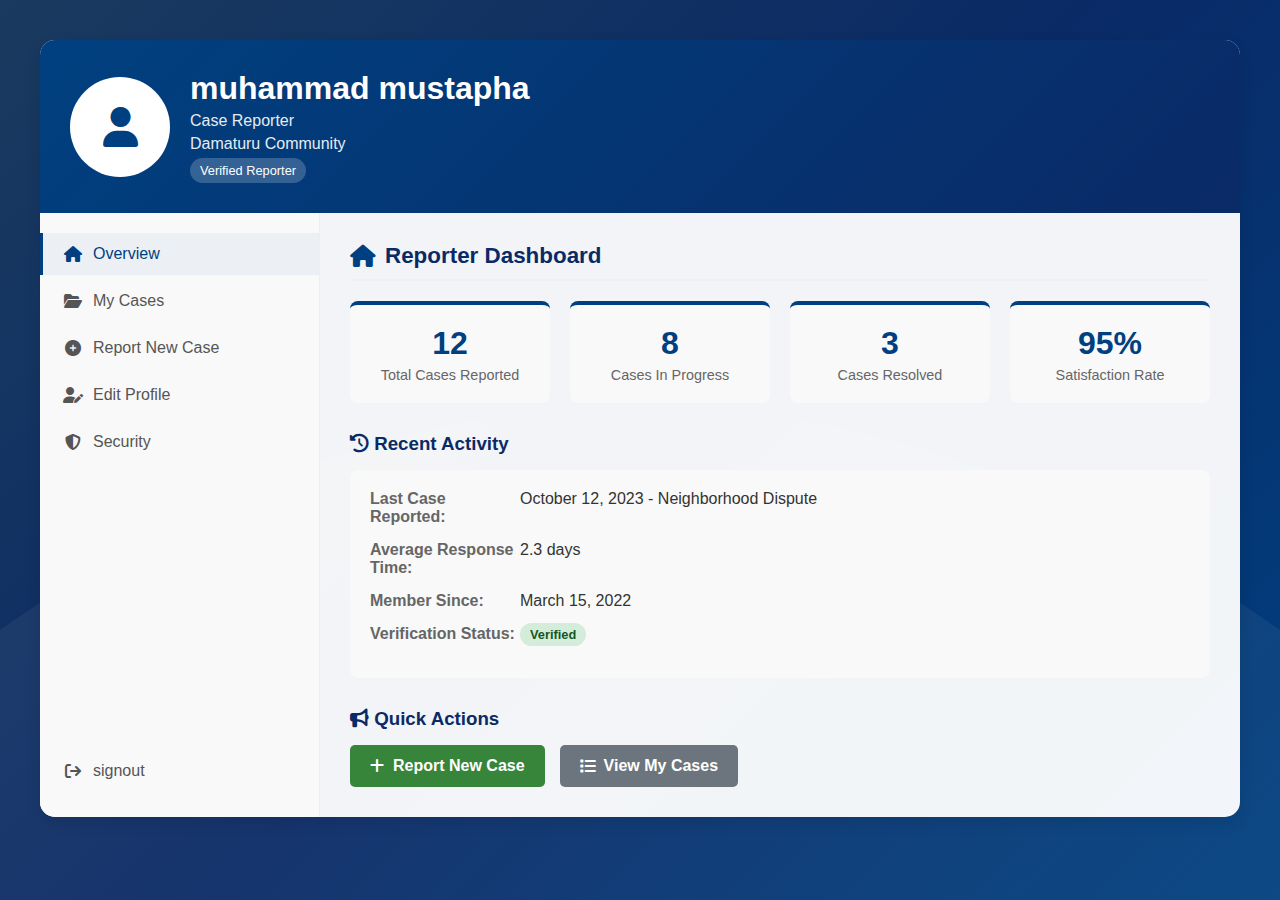
<file: users/users.html>
<!DOCTYPE html>
<html lang="en">
<head>
    <meta charset="UTF-8">
    <meta name="viewport" content="width=device-width, initial-scale=1.0">
    <title>Reporter Profile - HRMS</title>
    <link rel="stylesheet" href="../users/users.css">
</head>
<body>
    <div class="profile-container">
        <div class="profile-header">
            <div class="profile-avatar">
                <i class="fas fa-user"></i>
            </div>
            <div class="profile-info">
                <h1>muhammad mustapha</h1>
                <p>Case Reporter</p>
                <p>Damaturu Community</p>
                <span class="role">Verified Reporter</span>
            </div>
        </div>
        
        <div class="profile-content">
            <div class="profile-sidebar">
                <ul class="profile-nav">
                    <li><a href="#overview" class="active" data-section="overview"><i class="fas fa-home"></i> Overview</a></li>
                    <li><a href="#my-cases" data-section="my-cases"><i class="fas fa-folder-open"></i> My Cases</a></li>
                    <li><a href="#report-case" data-section="report-case"><i class="fas fa-plus-circle"></i> Report New Case</a></li>
                    <li><a href="#profile" data-section="profile"><i class="fas fa-user-edit"></i> Edit Profile</a></li>
                    <li><a href="#security" data-section="security"><i class="fas fa-shield-alt"></i> Security</a></li>
                    <li class="sign-out"><a href="#" data-section=" sign out"><i class="fas fa-sign-out"></i>signout</a></li>
                </ul>
            </div>
            
            <div class="profile-main">
                <!-- Overview Section -->
                <div class="profile-section active" id="overview">
                    <h2 class="section-title"><i class="fas fa-home"></i> Reporter Dashboard</h2>
                    
                    <div class="stats-grid">
                        <div class="stat-card">
                            <div class="stat-value">12</div>
                            <div class="stat-label">Total Cases Reported</div>
                        </div>
                        <div class="stat-card">
                            <div class="stat-value">8</div>
                            <div class="stat-label">Cases In Progress</div>
                        </div>
                        <div class="stat-card">
                            <div class="stat-value">3</div>
                            <div class="stat-label">Cases Resolved</div>
                        </div>
                        <div class="stat-card">
                            <div class="stat-value">95%</div>
                            <div class="stat-label">Satisfaction Rate</div>
                        </div>
                    </div>
                    
                    <h3 style="color: var(--secondary-color); margin: 25px 0 15px;"><i class="fas fa-history"></i> Recent Activity</h3>
                    
                    <div class="case-details">
                        <div class="detail-item">
                            <div class="detail-label">Last Case Reported:</div>
                            <div class="detail-value">October 12, 2023 - Neighborhood Dispute</div>
                        </div>
                        <div class="detail-item">
                            <div class="detail-label">Average Response Time:</div>
                            <div class="detail-value">2.3 days</div>
                        </div>
                        <div class="detail-item">
                            <div class="detail-label">Member Since:</div>
                            <div class="detail-value">March 15, 2022</div>
                        </div>
                        <div class="detail-item">
                            <div class="detail-label">Verification Status:</div>
                            <div class="detail-value"><span class="status-badge status-resolved">Verified</span></div>
                        </div>
                    </div>
                    
                    <div style="margin-top: 30px;">
                        <h3 style="color: var(--secondary-color); margin-bottom: 15px;"><i class="fas fa-bullhorn"></i> Quick Actions</h3>
                        <div style="display: flex; gap: 15px; flex-wrap: wrap;">
                            <button class="btn" onclick="showSection('report-case')">
                                <i class="fas fa-plus"></i> Report New Case
                            </button>
                            <button class="btn btn-secondary" onclick="showSection('my-cases')">
                                <i class="fas fa-list"></i> View My Cases
                            </button>
                        </div>
                    </div>
                </div>
                
                <!-- My Cases Section -->
                <div class="profile-section" id="my-cases">
                    <h2 class="section-title"><i class="fas fa-folder-open"></i> My Reported Cases</h2>
                    
                    <div class="success-message" id="caseSuccess">
                        <i class="fas fa-check-circle"></i> Case status updated successfully.
                    </div>
                    
                    <table class="cases-table">
                        <thead>
                            <tr>
                                <th>Case ID</th>
                                <th>Type</th>
                                <th>Date Reported</th>
                                <th>Status</th>
                                <th>Actions</th>
                            </tr>
                        </thead>
                        <tbody>
                            <tr>
                                <td class="case-id">HRMS-C-2023-078</td>
                                <td>Public Nuisance</td>
                                <td>Oct 12, 2023</td>
                                <td><span class="status-badge status-in-progress">In Progress</span></td>
                                <td>
                                    <button class="btn btn-small" onclick="viewCaseDetails('HRMS-C-2023-078')">
                                        <i class="fas fa-eye"></i> View
                                    </button>
                                </td>
                            </tr>
                            <tr>
                                <td class="case-id">HRMS-C-2023-065</td>
                                <td>Property Dispute</td>
                                <td>Sep 28, 2023</td>
                                <td><span class="status-badge status-resolved">Resolved</span></td>
                                <td>
                                    <button class="btn btn-small" onclick="viewCaseDetails('HRMS-C-2023-065')">
                                        <i class="fas fa-eye"></i> View
                                    </button>
                                </td>
                            </tr>
                            <tr>
                                <td class="case-id">HRMS-C-2023-054</td>
                                <td>Noise Complaint</td>
                                <td>Sep 15, 2023</td>
                                <td><span class="status-badge status-closed">Closed</span></td>
                                <td>
                                    <button class="btn btn-small" onclick="viewCaseDetails('HRMS-C-2023-054')">
                                        <i class="fas fa-eye"></i> View
                                    </td>
                            </tr>
                            <tr>
                                <td class="case-id">HRMS-C-2023-042</td>
                                <td>Environmental Issue</td>
                                <td>Aug 30, 2023</td>
                                <td><span class="status-badge status-resolved">Resolved</span></td>
                                <td>
                                    <button class="btn btn-small" onclick="viewCaseDetails('HRMS-C-2023-042')">
                                        <i class="fas fa-eye"></i> View
                                    </button>
                                </td>
                            </tr>
                        </tbody>
                    </table>
                    
                    <div style="margin-top: 20px; text-align: center;">
                        <button class="btn btn-secondary">
                            <i class="fas fa-history"></i> Load More Cases
                        </button>
                    </div>
                </div>
                
                <!-- Report Case Section -->
                <div class="profile-section" id="report-case">
                    <h2 class="section-title"><i class="fas fa-plus-circle"></i> Report New Case</h2>
                    
                    <div class="success-message" id="reportSuccess">
                        <i class="fas fa-check-circle"></i> Your case has been reported successfully. Reference ID: <strong id="caseRef"></strong>
                    </div>
                    
                    <form id="reportForm">
                        <div class="form-group">
                            <label for="caseType">Case Type</label>
                            <select id="caseType" name="caseType" required>
                                <option value="">Select case type</option>
                                <option value="dispute">Neighborhood Dispute</option>
                                <option value="nuisance">Public Nuisance</option>
                                <option value="property">Property Issue</option>
                                <option value="environmental">Environmental Concern</option>
                                <option value="noise">Noise Complaint</option>
                                <option value="other">Other</option>
                            </select>
                        </div>
                        
                        <div class="form-group">
                            <label for="caseTitle">Case Title</label>
                            <input type="text" id="caseTitle" name="caseTitle" placeholder="Brief title for your case" required>
                        </div>
                        
                        <div class="form-group">
                            <label for="caseDescription">Case Description</label>
                            <textarea id="caseDescription" name="caseDescription" placeholder="Please provide detailed information about the issue..." required></textarea>
                        </div>
                        
                        <div class="form-row">
                            <div class="form-group">
                                <label for="caseLocation">Location</label>
                                <input type="text" id="caseLocation" name="caseLocation" placeholder="Where did this occur?" required>
                            </div>
                            <div class="form-group">
                                <label for="caseDate">Date of Incident</label>
                                <input type="text" id="caseDate" name="caseDate" placeholder="When did this occur?" required>
                            </div>
                        </div>
                        
                        <div class="form-group">
                            <label for="caseUrgency">Urgency Level</label>
                            <select id="caseUrgency" name="caseUrgency" required>
                                <option value="low">Low - No immediate action needed</option>
                                <option value="medium" selected>Medium - Requires attention within days</option>
                                <option value="high">High - Requires immediate attention</option>
                            </select>
                        </div>
                        
                        <div class="form-group">
                            <label>
                                <input type="checkbox" required> I confirm that the information provided is accurate to the best of my knowledge
                            </label>
                        </div>
                        
                        <button type="submit" class="btn" id="reportBtn">
                            <i class="fas fa-paper-plane"></i> Submit Case Report
                        </button>
                    </form>
                </div>
                
                <!-- Edit Profile Section -->
                <div class="profile-section" id="profile">
                    <h2 class="section-title"><i class="fas fa-user-edit"></i> Edit Profile</h2>
                    
                    <div class="success-message" id="profileSuccess">
                        <i class="fas fa-check-circle"></i> Your profile has been updated successfully.
                    </div>
                    
                    <form id="profileForm">
                        <div class="form-row">
                            <div class="form-group">
                                <label for="firstName">First Name</label>
                                <input type="text" id="firstName" name="firstName" value="Muhammad" required>
                            </div>
                            <div class="form-group">
                                <label for="lastName">Last Name</label>
                                <input type="text" id="lastName" name="lastName" value="Muhammad" required>
                            </div>
                        </div>
                        
                        <div class="form-row">
                            <div class="form-group">
                                <label for="email">Email Address</label>
                                <input type="email" id="email" name="email" value="phayya@example.com" required>
                            </div>
                            <div class="form-group">
                                <label for="phone">Phone Number</label>
                                <input type="tel" id="phone" name="phone" value="+2347061116148" required>
                            </div>
                        </div>
                        
                        <div class="form-group">
                            <label for="address">Address</label>
                            <textarea id="address" name="address">123 Community Road, Damaturu, Yobe State</textarea>
                        </div>
                        
                        <div class="form-group">
                            <label for="occupation">Occupation</label>
                            <input type="text" id="occupation" name="occupation" value="Teacher">
                        </div>
                        
                        <button type="submit" class="btn" id="saveProfileBtn">
                            <i class="fas fa-save"></i> Save Changes
                        </button>
                    </form>
                </div>
                
                <!-- Security Section -->
                <div class="profile-section" id="security">
                    <h2 class="section-title"><i class="fas fa-shield-alt"></i> Security Settings</h2>
                    
                    <div class="success-message" id="securitySuccess">
                        <i class="fas fa-check-circle"></i> Your password has been updated successfully.
                    </div>
                    
                    <form id="securityForm">
                        <div class="form-group">
                            <label for="currentPassword">Current Password</label>
                            <input type="password" id="currentPassword" name="currentPassword" required>
                        </div>
                        
                        <div class="form-group">
                            <label for="newPassword">New Password</label>
                            <input type="password" id="newPassword" name="newPassword" required>
                        </div>
                        
                        <div class="form-group">
                            <label for="confirmPassword">Confirm New Password</label>
                            <input type="password" id="confirmPassword" name="confirmPassword" required>
                        </div>
                        
                        <button type="submit" class="btn" id="saveSecurityBtn">
                            <i class="fas fa-key"></i> Update Password
                        </button>
                    </form>
                </div>
            </div>
        </div>
    </div>

    <script src="/users/users.js"></script>
</body>
</html>
</file>
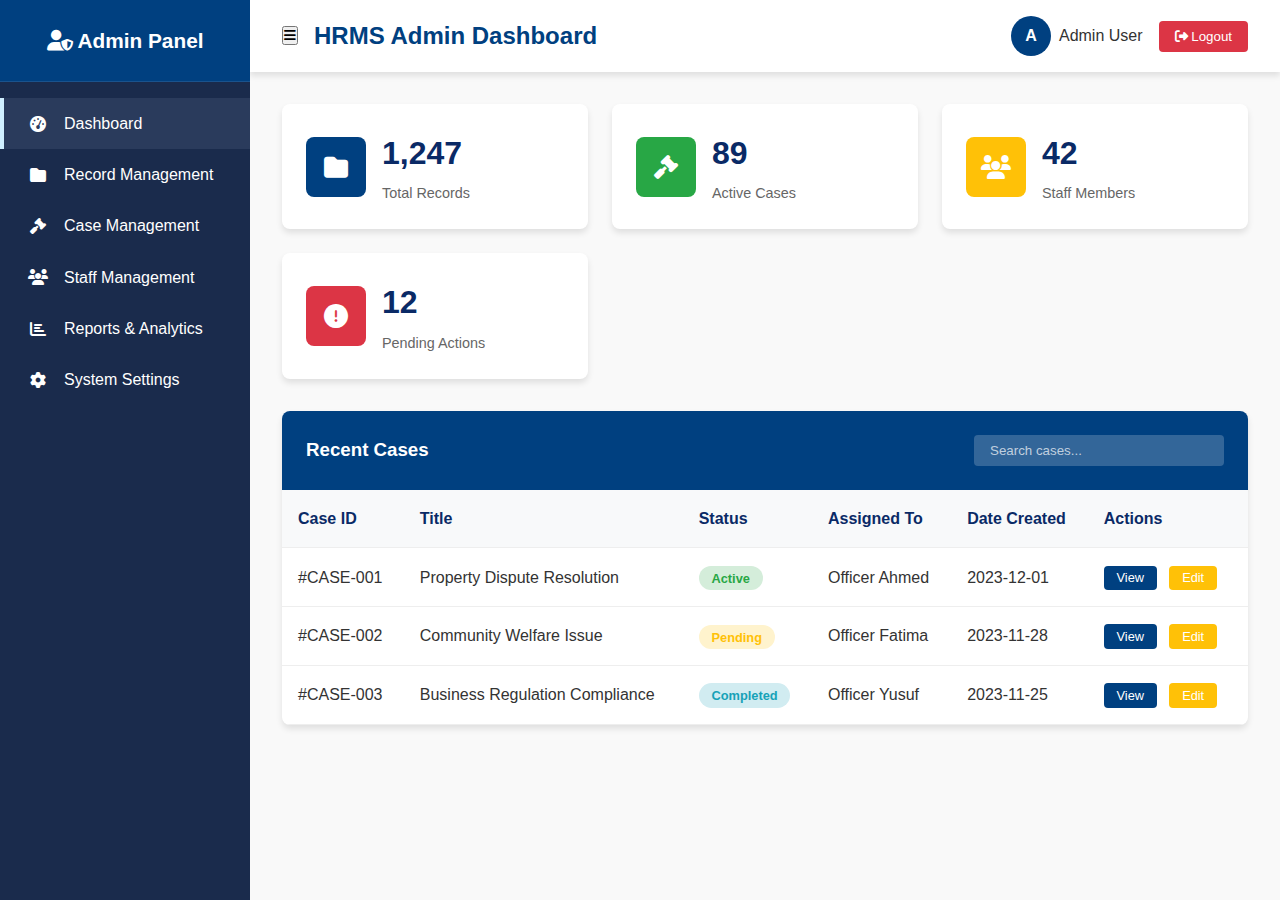
<file: admin/dshbort/dashbort.html>
<!DOCTYPE html>
<html lang="en">
<head>
    <meta charset="UTF-8">
    <meta name="viewport" content="width=device-width, initial-scale=1.0">
    <title>Admin Dashboard - HRMS</title>
    <link rel="stylesheet" href="https://cdnjs.cloudflare.com/ajax/libs/font-awesome/6.4.0/css/all.min.css">
    <style>
        /* CSS Variables for consistent theming */
        :root {
            --primary-color: #004080;
            --secondary-color: #0a2a66;
            --accent-color: #cfefff;
            --text-color: #333;
            --light-bg: #f9f9f9;
            --dark-bg: #222;
            --white: #fff;
            --sidebar-bg: #1a2b4c;
            --sidebar-hover: #2a3b5c;
            --success-color: #28a745;
            --warning-color: #ffc107;
            --danger-color: #dc3545;
            --shadow: 0 4px 6px rgba(0, 0, 0, 0.1);
            --transition: all 0.3s ease;
        }

        * {
            margin: 0;
            padding: 0;
            box-sizing: border-box;
        }

        body {
            font-family: 'Segoe UI', Tahoma, Geneva, Verdana, sans-serif;
            line-height: 1.6;
            background: var(--light-bg);
            color: var(--text-color);
            display: flex;
            min-height: 100vh;
        }

        /* Sidebar Styles */
        .sidebar {
            width: 250px;
            background: var(--sidebar-bg);
            color: var(--white);
            position: fixed;
            height: 100vh;
            overflow-y: auto;
            transition: var(--transition);
            z-index: 1000;
        }

        .sidebar-header {
            padding: 1.5rem;
            background: var(--primary-color);
            text-align: center;
            border-bottom: 1px solid rgba(255, 255, 255, 0.1);
        }

        .sidebar-header h2 {
            font-size: 1.3rem;
            margin: 0;
        }

        .sidebar-menu {
            padding: 1rem 0;
        }

        .menu-item {
            padding: 0.8rem 1.5rem;
            display: flex;
            align-items: center;
            text-decoration: none;
            color: var(--white);
            transition: var(--transition);
            border-left: 4px solid transparent;
        }

        .menu-item:hover, .menu-item.active {
            background: var(--sidebar-hover);
            border-left-color: var(--accent-color);
        }

        .menu-item i {
            margin-right: 1rem;
            width: 20px;
            text-align: center;
        }

        .menu-item span {
            flex: 1;
        }

        .submenu {
            background: rgba(0, 0, 0, 0.2);
            display: none;
        }

        .submenu.active {
            display: block;
        }

        .submenu .menu-item {
            padding-left: 3rem;
        }

        /* Main Content Area */
        .main-content {
            flex: 1;
            margin-left: 250px;
            transition: var(--transition);
        }

        /* Top Navigation */
        .top-nav {
            background: var(--white);
            padding: 1rem 2rem;
            display: flex;
            justify-content: space-between;
            align-items: center;
            box-shadow: var(--shadow);
            position: sticky;
            top: 0;
            z-index: 100;
        }

        .nav-left {
            display: flex;
            align-items: center;
            gap: 1rem;
        }

        .nav-left h1 {
            font-size: 1.5rem;
            color: var(--primary-color);
        }

        .nav-right {
            display: flex;
            align-items: center;
            gap: 1rem;
        }

        .user-info {
            display: flex;
            align-items: center;
            gap: 0.5rem;
        }

        .user-avatar {
            width: 40px;
            height: 40px;
            border-radius: 50%;
            background: var(--primary-color);
            color: var(--white);
            display: flex;
            align-items: center;
            justify-content: center;
            font-weight: bold;
        }

        .logout-btn {
            background: var(--danger-color);
            color: var(--white);
            border: none;
            padding: 0.5rem 1rem;
            border-radius: 4px;
            cursor: pointer;
            transition: var(--transition);
        }

        .logout-btn:hover {
            background: #c82333;
        }

        /* Content Area */
        .content {
            padding: 2rem;
        }

        .content-section {
            display: none;
        }

        .content-section.active {
            display: block;
        }

        /* Dashboard Stats */
        .stats-grid {
            display: grid;
            grid-template-columns: repeat(auto-fit, minmax(250px, 1fr));
            gap: 1.5rem;
            margin-bottom: 2rem;
        }

        .stat-card {
            background: var(--white);
            padding: 1.5rem;
            border-radius: 8px;
            box-shadow: var(--shadow);
            display: flex;
            align-items: center;
            gap: 1rem;
            transition: var(--transition);
        }

        .stat-card:hover {
            transform: translateY(-5px);
            box-shadow: 0 10px 20px rgba(0, 0, 0, 0.1);
        }

        .stat-icon {
            width: 60px;
            height: 60px;
            border-radius: 8px;
            display: flex;
            align-items: center;
            justify-content: center;
            font-size: 1.5rem;
            color: var(--white);
        }

        .stat-icon.primary { background: var(--primary-color); }
        .stat-icon.success { background: var(--success-color); }
        .stat-icon.warning { background: var(--warning-color); }
        .stat-icon.danger { background: var(--danger-color); }

        .stat-info h3 {
            font-size: 2rem;
            margin-bottom: 0.2rem;
            color: var(--secondary-color);
        }

        .stat-info p {
            color: #666;
            font-size: 0.9rem;
        }

        /* Tables */
        .table-container {
            background: var(--white);
            border-radius: 8px;
            box-shadow: var(--shadow);
            overflow: hidden;
            margin-bottom: 2rem;
        }

        .table-header {
            padding: 1.5rem;
            background: var(--primary-color);
            color: var(--white);
            display: flex;
            justify-content: space-between;
            align-items: center;
        }

        .table-header h3 {
            margin: 0;
        }

        .search-box {
            background: rgba(255, 255, 255, 0.2);
            border: none;
            padding: 0.5rem 1rem;
            border-radius: 4px;
            color: var(--white);
            width: 250px;
        }

        .search-box::placeholder {
            color: rgba(255, 255, 255, 0.7);
        }

        table {
            width: 100%;
            border-collapse: collapse;
        }

        th, td {
            padding: 1rem;
            text-align: left;
            border-bottom: 1px solid #eee;
        }

        th {
            background: #f8f9fa;
            font-weight: 600;
            color: var(--secondary-color);
        }

        tr:hover {
            background: #f8f9fa;
        }

        .status {
            padding: 0.3rem 0.8rem;
            border-radius: 20px;
            font-size: 0.8rem;
            font-weight: 600;
        }

        .status.active { background: #d4edda; color: var(--success-color); }
        .status.pending { background: #fff3cd; color: var(--warning-color); }
        .status.inactive { background: #f8d7da; color: var(--danger-color); }
        .status.completed { background: #d1ecf1; color: #17a2b8; }

        .action-btn {
            padding: 0.3rem 0.8rem;
            border: none;
            border-radius: 4px;
            cursor: pointer;
            margin-right: 0.5rem;
            transition: var(--transition);
            font-size: 0.8rem;
        }

        .action-btn.edit { background: var(--warning-color); color: var(--white); }
        .action-btn.delete { background: var(--danger-color); color: var(--white); }
        .action-btn.view { background: var(--primary-color); color: var(--white); }
        .action-btn.approve { background: var(--success-color); color: var(--white); }

        .action-btn:hover {
            opacity: 0.8;
            transform: translateY(-1px);
        }

        /* Forms */
        .form-container {
            background: var(--white);
            border-radius: 8px;
            box-shadow: var(--shadow);
            padding: 2rem;
            margin-bottom: 2rem;
        }

        .form-group {
            margin-bottom: 1.5rem;
        }

        .form-group label {
            display: block;
            margin-bottom: 0.5rem;
            font-weight: 600;
            color: var(--secondary-color);
        }

        .form-control {
            width: 100%;
            padding: 0.8rem;
            border: 1px solid #ddd;
            border-radius: 4px;
            font-size: 1rem;
            transition: var(--transition);
        }

        .form-control:focus {
            outline: none;
            border-color: var(--primary-color);
            box-shadow: 0 0 0 2px rgba(0, 64, 128, 0.2);
        }

        .btn {
            padding: 0.8rem 1.5rem;
            border: none;
            border-radius: 4px;
            cursor: pointer;
            font-size: 1rem;
            transition: var(--transition);
            margin-right: 0.5rem;
        }

        .btn-primary {
            background: var(--primary-color);
            color: var(--white);
        }

        .btn-primary:hover {
            background: #003366;
        }

        .btn-success {
            background: var(--success-color);
            color: var(--white);
        }

        .btn-warning {
            background: var(--warning-color);
            color: var(--white);
        }

        /* Modal */
        .modal {
            display: none;
            position: fixed;
            top: 0;
            left: 0;
            width: 100%;
            height: 100%;
            background: rgba(0, 0, 0, 0.5);
            z-index: 2000;
            align-items: center;
            justify-content: center;
        }

        .modal.active {
            display: flex;
        }

        .modal-content {
            background: var(--white);
            border-radius: 8px;
            width: 90%;
            max-width: 600px;
            max-height: 90vh;
            overflow-y: auto;
        }

        .modal-header {
            padding: 1.5rem;
            background: var(--primary-color);
            color: var(--white);
            display: flex;
            justify-content: space-between;
            align-items: center;
        }

        .modal-header h3 {
            margin: 0;
        }

        .close-modal {
            background: none;
            border: none;
            color: var(--white);
            font-size: 1.5rem;
            cursor: pointer;
        }

        .modal-body {
            padding: 1.5rem;
        }

        /* Responsive Design */
        @media (max-width: 768px) {
            .sidebar {
                width: 100%;
                transform: translateX(-100%);
            }

            .sidebar.active {
                transform: translateX(0);
            }

            .main-content {
                margin-left: 0;
            }

            .top-nav {
                padding: 1rem;
            }

            .nav-left h1 {
                font-size: 1.2rem;
            }

            .content {
                padding: 1rem;
            }

            .stats-grid {
                grid-template-columns: 1fr;
            }

            .table-header {
                flex-direction: column;
                gap: 1rem;
                align-items: flex-start;
            }

            .search-box {
                width: 100%;
            }

            .menu-toggle {
                display: block;
                background: none;
                border: none;
                color: var(--primary-color);
                font-size: 1.5rem;
                cursor: pointer;
            }
        }
    </style>
</head>
<body>
    <!-- Sidebar -->
    <div class="sidebar" id="sidebar">
        <div class="sidebar-header">
            <h2><i class="fas fa-user-shield"></i> Admin Panel</h2>
        </div>
        <div class="sidebar-menu">
            <a href="#dashboard" class="menu-item active" data-target="dashboard">
                <i class="fas fa-tachometer-alt"></i>
                <span>Dashboard</span>
            </a>
            
            <a href="#records" class="menu-item" data-target="records">
                <i class="fas fa-folder"></i>
                <span>Record Management</span>
            </a>
            
            <a href="#cases" class="menu-item" data-target="cases">
                <i class="fas fa-gavel"></i>
                <span>Case Management</span>
            </a>
            
            <a href="#staff" class="menu-item" data-target="staff">
                <i class="fas fa-users"></i>
                <span>Staff Management</span>
            </a>
            
            <a href="#reports" class="menu-item" data-target="reports">
                <i class="fas fa-chart-bar"></i>
                <span>Reports & Analytics</span>
            </a>
            
            <a href="#settings" class="menu-item" data-target="settings">
                <i class="fas fa-cog"></i>
                <span>System Settings</span>
            </a>
        </div>
    </div>

    <!-- Main Content -->
    <div class="main-content">
        <!-- Top Navigation -->
        <div class="top-nav">
            <div class="nav-left">
                <button class="menu-toggle" id="menuToggle">
                    <i class="fas fa-bars"></i>
                </button>
                <h1>HRMS Admin Dashboard</h1>
            </div>
            <div class="nav-right">
                <div class="user-info">
                    <div class="user-avatar">A</div>
                    <span>Admin User</span>
                </div>
                <button class="logout-btn" onclick="logout()">
                    <i class="fas fa-sign-out-alt"></i> Logout
                </button>
            </div>
        </div>

        <!-- Content Sections -->
        <div class="content">
            <!-- Dashboard Section -->
            <section id="dashboard" class="content-section active">
                <div class="stats-grid">
                    <div class="stat-card">
                        <div class="stat-icon primary">
                            <i class="fas fa-folder"></i>
                        </div>
                        <div class="stat-info">
                            <h3>1,247</h3>
                            <p>Total Records</p>
                        </div>
                    </div>
                    <div class="stat-card">
                        <div class="stat-icon success">
                            <i class="fas fa-gavel"></i>
                        </div>
                        <div class="stat-info">
                            <h3>89</h3>
                            <p>Active Cases</p>
                        </div>
                    </div>
                    <div class="stat-card">
                        <div class="stat-icon warning">
                            <i class="fas fa-users"></i>
                        </div>
                        <div class="stat-info">
                            <h3>42</h3>
                            <p>Staff Members</p>
                        </div>
                    </div>
                    <div class="stat-card">
                        <div class="stat-icon danger">
                            <i class="fas fa-exclamation-circle"></i>
                        </div>
                        <div class="stat-info">
                            <h3>12</h3>
                            <p>Pending Actions</p>
                        </div>
                    </div>
                </div>

                <div class="table-container">
                    <div class="table-header">
                        <h3>Recent Cases</h3>
                        <input type="text" class="search-box" placeholder="Search cases..." id="caseSearch">
                    </div>
                    <table>
                        <thead>
                            <tr>
                                <th>Case ID</th>
                                <th>Title</th>
                                <th>Status</th>
                                <th>Assigned To</th>
                                <th>Date Created</th>
                                <th>Actions</th>
                            </tr>
                        </thead>
                        <tbody id="casesTable">
                            <tr>
                                <td>#CASE-001</td>
                                <td>Property Dispute Resolution</td>
                                <td><span class="status active">Active</span></td>
                                <td>Officer Ahmed</td>
                                <td>2023-12-01</td>
                                <td>
                                    <button class="action-btn view" onclick="viewCase(1)">View</button>
                                    <button class="action-btn edit" onclick="editCase(1)">Edit</button>
                                </td>
                            </tr>
                            <tr>
                                <td>#CASE-002</td>
                                <td>Community Welfare Issue</td>
                                <td><span class="status pending">Pending</span></td>
                                <td>Officer Fatima</td>
                                <td>2023-11-28</td>
                                <td>
                                    <button class="action-btn view" onclick="viewCase(2)">View</button>
                                    <button class="action-btn edit" onclick="editCase(2)">Edit</button>
                                </td>
                            </tr>
                            <tr>
                                <td>#CASE-003</td>
                                <td>Business Regulation Compliance</td>
                                <td><span class="status completed">Completed</span></td>
                                <td>Officer Yusuf</td>
                                <td>2023-11-25</td>
                                <td>
                                    <button class="action-btn view" onclick="viewCase(3)">View</button>
                                    <button class="action-btn edit" onclick="editCase(3)">Edit</button>
                                </td>
                            </tr>
                        </tbody>
                    </table>
                </div>
            </section>

            <!-- Record Management Section -->
            <section id="records" class="content-section">
                <div class="form-container">
                    <h3>Add New Record</h3>
                    <form id="recordForm">
                        <div class="form-group">
                            <label for="recordTitle">Record Title</label>
                            <input type="text" id="recordTitle" class="form-control" required>
                        </div>
                        <div class="form-group">
                            <label for="recordType">Record Type</label>
                            <select id="recordType" class="form-control" required>
                                <option value="">Select Type</option>
                                <option value="case">Case Record</option>
                                <option value="staff">Staff Record</option>
                                <option value="financial">Financial Record</option>
                                <option value="other">Other</option>
                            </select>
                        </div>
                        <div class="form-group">
                            <label for="recordDescription">Description</label>
                            <textarea id="recordDescription" class="form-control" rows="4" required></textarea>
                        </div>
                        <button type="submit" class="btn btn-primary">Add Record</button>
                    </form>
                </div>

                <div class="table-container">
                    <div class="table-header">
                        <h3>All Records</h3>
                        <input type="text" class="search-box" placeholder="Search records...">
                    </div>
                    <table>
                        <thead>
                            <tr>
                                <th>Record ID</th>
                                <th>Title</th>
                                <th>Type</th>
                                <th>Date Created</th>
                                <th>Status</th>
                                <th>Actions</th>
                            </tr>
                        </thead>
                        <tbody>
                            <tr>
                                <td>#REC-001</td>
                                <td>Monthly Financial Report</td>
                                <td>Financial</td>
                                <td>2023-12-01</td>
                                <td><span class="status active">Active</span></td>
                                <td>
                                    <button class="action-btn view">View</button>
                                    <button class="action-btn edit">Edit</button>
                                    <button class="action-btn delete">Delete</button>
                                </td>
                            </tr>
                        </tbody>
                    </table>
                </div>
            </section>

            <!-- Case Management Section -->
            <section id="cases" class="content-section">
                <div class="form-container">
                    <h3>Create New Case</h3>
                    <form id="caseForm">
                        <div class="form-group">
                            <label for="caseTitle">Case Title</label>
                            <input type="text" id="caseTitle" class="form-control" required>
                        </div>
                        <div class="form-group">
                            <label for="caseCategory">Category</label>
                            <select id="caseCategory" class="form-control" required>
                                <option value="">Select Category</option>
                                <option value="civil">Civil</option>
                                <option value="criminal">Criminal</option>
                                <option value="social">Social</option>
                                <option value="business">Business</option>
                            </select>
                        </div>
                        <div class="form-group">
                            <label for="caseDescription">Description</label>
                            <textarea id="caseDescription" class="form-control" rows="4" required></textarea>
                        </div>
                        <div class="form-group">
                            <label for="assignedOfficer">Assigned Officer</label>
                            <select id="assignedOfficer" class="form-control" required>
                                <option value="">Select Officer</option>
                                <option value="ahmed">Officer Ahmed</option>
                                <option value="fatima">Officer Fatima</option>
                                <option value="yusuf">Officer Yusuf</option>
                            </select>
                        </div>
                        <button type="submit" class="btn btn-primary">Create Case</button>
                    </form>
                </div>

                <div class="table-container">
                    <div class="table-header">
                        <h3>Case Management</h3>
                        <div>
                            <button class="btn btn-primary" onclick="showCreateCase()">Add New Case</button>
                            <button class="btn btn-success">Export Data</button>
                        </div>
                    </div>
                    <table>
                        <thead>
                            <tr>
                                <th>Case ID</th>
                                <th>Title</th>
                                <th>Category</th>
                                <th>Status</th>
                                <th>Priority</th>
                                <th>Assigned To</th>
                                <th>Actions</th>
                            </tr>
                        </thead>
                        <tbody>
                            <tr>
                                <td>#CASE-001</td>
                                <td>Property Dispute Resolution</td>
                                <td>Civil</td>
                                <td><span class="status active">Active</span></td>
                                <td>High</td>
                                <td>Officer Ahmed</td>
                                <td>
                                    <button class="action-btn view" onclick="viewCase(1)">View</button>
                                    <button class="action-btn edit" onclick="editCase(1)">Edit</button>
                                    <button class="action-btn delete">Delete</button>
                                </td>
                            </tr>
                            <tr>
                                <td>#CASE-002</td>
                                <td>Community Welfare Issue</td>
                                <td>Social</td>
                                <td><span class="status pending">Pending</span></td>
                                <td>Medium</td>
                                <td>Officer Fatima</td>
                                <td>
                                    <button class="action-btn view" onclick="viewCase(2)">View</button>
                                    <button class="action-btn edit" onclick="editCase(2)">Edit</button>
                                    <button class="action-btn approve">Approve</button>
                                </td>
                            </tr>
                        </tbody>
                    </table>
                </div>
            </section>

            <!-- Add other sections similarly -->
            
        </div>
    </div>

    <!-- Case Detail Modal -->
    <div class="modal" id="caseModal">
        <div class="modal-content">
            <div class="modal-header">
                <h3>Case Details</h3>
                <button class="close-modal" onclick="closeModal()">&times;</button>
            </div>
            <div class="modal-body">
                <div id="caseDetails">
                    <!-- Case details will be loaded here -->
                </div>
            </div>
        </div>
    </div>

    <script>
        // Mobile menu toggle
        document.getElementById('menuToggle').addEventListener('click', function() {
            document.getElementById('sidebar').classList.toggle('active');
        });

        // Menu navigation
        document.querySelectorAll('.menu-item').forEach(item => {
            item.addEventListener('click', function(e) {
                e.preventDefault();
                
                // Remove active class from all items
                document.querySelectorAll('.menu-item').forEach(i => {
                    i.classList.remove('active');
                });
                
                // Add active class to clicked item
                this.classList.add('active');
                
                // Hide all content sections
                document.querySelectorAll('.content-section').forEach(section => {
                    section.classList.remove('active');
                });
                
                // Show target section
                const target = this.getAttribute('data-target');
                document.getElementById(target).classList.add('active');
                
                // Close sidebar on mobile after selection
                if (window.innerWidth <= 768) {
                    document.getElementById('sidebar').classList.remove('active');
                }
            });
        });

        // Form submissions
        document.getElementById('recordForm').addEventListener('submit', function(e) {
            e.preventDefault();
            alert('Record added successfully!');
            this.reset();
        });

        document.getElementById('caseForm').addEventListener('submit', function(e) {
            e.preventDefault();
            alert('Case created successfully!');
            this.reset();
        });

        // Case search functionality
        document.getElementById('caseSearch').addEventListener('input', function(e) {
            const searchTerm = e.target.value.toLowerCase();
            const rows = document.querySelectorAll('#casesTable tr');
            
            rows.forEach(row => {
                const text = row.textContent.toLowerCase();
                row.style.display = text.includes(searchTerm) ? '' : 'none';
            });
        });

        // Modal functions
        function viewCase(caseId) {
            const modal = document.getElementById('caseModal');
            const details = document.getElementById('caseDetails');
            
            // Simulate loading case details
            details.innerHTML = `
                <h4>Case #CASE-00${caseId}</h4>
                <p><strong>Title:</strong> Property Dispute Resolution</p>
                <p><strong>Status:</strong> <span class="status active">Active</span></p>
                <p><strong>Assigned Officer:</strong> Officer Ahmed</p>
                <p><strong>Date Created:</strong> 2023-12-01</p>
                <p><strong>Description:</strong> This case involves a property dispute between two parties in the Damaturu community.</p>
                <div style="margin-top: 1rem;">
                    <button class="btn btn-primary">Update Status</button>
                    <button class="btn btn-warning">Assign to Different Officer</button>
                </div>
            `;
            
            modal.classList.add('active');
        }

        function editCase(caseId) {
            alert(`Editing case #CASE-00${caseId}`);
            // In a real application, this would open an edit form
        }

        function closeModal() {
            document.getElementById('caseModal').classList.remove('active');
        }

        function showCreateCase() {
            document.querySelectorAll('.menu-item').forEach(i => i.classList.remove('active'));
            document.querySelector('[data-target="cases"]').classList.add('active');
            
            document.querySelectorAll('.content-section').forEach(s => s.classList.remove('active'));
            document.getElementById('cases').classList.add('active');
            
            document.getElementById('caseForm').scrollIntoView({ behavior: 'smooth' });
        }

        // Logout function
        function logout() {
            if (confirm('Are you sure you want to logout?')) {
                window.location.href = 'admin-login.html';
            }
        }

        // Close sidebar when clicking outside on mobile
        document.addEventListener('click', function(event) {
            const sidebar = document.getElementById('sidebar');
            const toggle = document.getElementById('menuToggle');
            
            if (window.innerWidth <= 768 && 
                sidebar.classList.contains('active') &&
                !sidebar.contains(event.target) && 
                !toggle.contains(event.target)) {
                sidebar.classList.remove('active');
            }
        });

        // Close modal when clicking outside
        document.getElementById('caseModal').addEventListener('click', function(e) {
            if (e.target === this) {
                closeModal();
            }
        });
    </script>
</body>
</html>
</file>
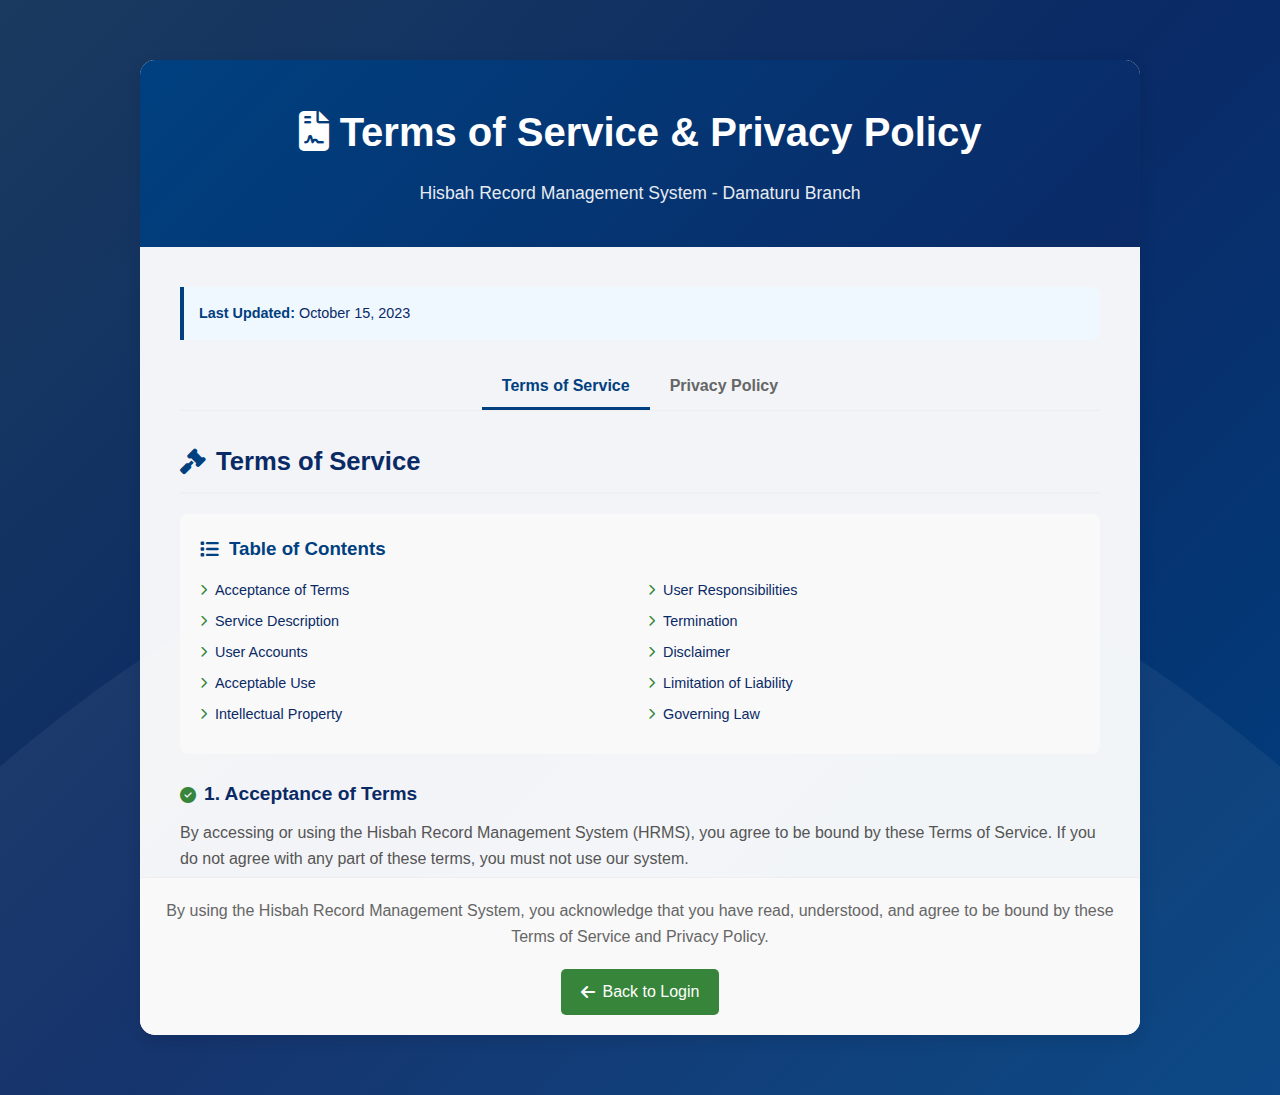
<file: signup/terms/terms.html>
<!DOCTYPE html>
<html lang="en">
<head>
    <meta charset="UTF-8">
    <meta name="viewport" content="width=device-width, initial-scale=1.0">
    <title>Terms of Service & Privacy Policy - HRMS</title>
    <link rel="stylesheet" href="..//terms/terms.css">
</head>
<body>
    <div class="policy-container">
        <div class="policy-header">
            <h1><i class="fas fa-file-contract"></i> Terms of Service & Privacy Policy</h1>
            <p>Hisbah Record Management System - Damaturu Branch</p>
        </div>
        
        <div class="policy-content">
            <div class="last-updated">
                <strong>Last Updated:</strong> October 15, 2023
            </div>
            
            <div class="policy-nav">
                <button class="active" data-section="terms">Terms of Service</button>
                <button data-section="privacy">Privacy Policy</button>
            </div>
            
            <!-- Terms of Service Section -->
            <div class="policy-section active" id="terms">
                <h2 class="section-title"><i class="fas fa-gavel"></i> Terms of Service</h2>
                
                <div class="toc">
                    <h3><i class="fas fa-list"></i> Table of Contents</h3>
                    <ul>
                        <li><a href="#acceptance"><i class="fas fa-chevron-right"></i> Acceptance of Terms</a></li>
                        <li><a href="#service-description"><i class="fas fa-chevron-right"></i> Service Description</a></li>
                        <li><a href="#user-accounts"><i class="fas fa-chevron-right"></i> User Accounts</a></li>
                        <li><a href="#acceptable-use"><i class="fas fa-chevron-right"></i> Acceptable Use</a></li>
                        <li><a href="#intellectual-property"><i class="fas fa-chevron-right"></i> Intellectual Property</a></li>
                        <li><a href="#user-responsibilities"><i class="fas fa-chevron-right"></i> User Responsibilities</a></li>
                        <li><a href="#termination"><i class="fas fa-chevron-right"></i> Termination</a></li>
                        <li><a href="#disclaimer"><i class="fas fa-chevron-right"></i> Disclaimer</a></li>
                        <li><a href="#limitation-liability"><i class="fas fa-chevron-right"></i> Limitation of Liability</a></li>
                        <li><a href="#governing-law"><i class="fas fa-chevron-right"></i> Governing Law</a></li>
                    </ul>
                </div>
                
                <div class="policy-subsection" id="acceptance">
                    <h3><i class="fas fa-check-circle"></i> 1. Acceptance of Terms</h3>
                    <p>By accessing or using the Hisbah Record Management System (HRMS), you agree to be bound by these Terms of Service. If you do not agree with any part of these terms, you must not use our system.</p>
                    <p>These terms apply to all users of the system, including administrators, staff, and authorized personnel. Continued use of the service constitutes acceptance of any modifications to these terms.</p>
                </div>
                
                <div class="policy-subsection" id="service-description">
                    <h3><i class="fas fa-info-circle"></i> 2. Service Description</h3>
                    <p>HRMS is a record management system designed for the Hisbah organization to efficiently manage cases, records, and administrative tasks. The service includes:</p>
                    <ul>
                        <li>Digital record keeping and management</li>
                        <li>Case tracking and reporting</li>
                        <li>User management and access control</li>
                        <li>Data analytics and reporting tools</li>
                    </ul>
                    <p>We reserve the right to modify or discontinue any aspect of the service at any time.</p>
                </div>
                
                <div class="policy-subsection" id="user-accounts">
                    <h3><i class="fas fa-user-circle"></i> 3. User Accounts</h3>
                    <p>To access HRMS, you must register for an account with accurate and complete information. You are responsible for:</p>
                    <ul>
                        <li>Maintaining the confidentiality of your account credentials</li>
                        <li>All activities that occur under your account</li>
                        <li>Promptly notifying us of any unauthorized use</li>
                    </ul>
                    <div class="highlight">
                        <p><strong>Important:</strong> Account registration requires valid identification and authorization from Hisbah administration. Accounts are subject to approval and may be revoked for violation of these terms.</p>
                    </div>
                </div>
                
                <div class="policy-subsection" id="acceptable-use">
                    <h3><i class="fas fa-laptop"></i> 4. Acceptable Use</h3>
                    <p>You agree to use HRMS only for lawful purposes and in accordance with these terms. Prohibited activities include:</p>
                    <ul>
                        <li>Unauthorized access to other users' accounts or data</li>
                        <li>Modifying, adapting, or hacking the system</li>
                        <li>Introducing viruses or malicious code</li>
                        <li>Using the system for any illegal or unauthorized purpose</li>
                        <li>Sharing login credentials with unauthorized individuals</li>
                    </ul>
                </div>
                
                <div class="policy-subsection" id="intellectual-property">
                    <h3><i class="fas fa-copyright"></i> 5. Intellectual Property</h3>
                    <p>All intellectual property rights in HRMS, including software, design, logos, and documentation, are owned by Hisbah Record Management System or its licensors.</p>
                    <p>You are granted a limited, non-exclusive, non-transferable license to use the system for its intended purposes. This license does not include the right to reproduce, modify, or create derivative works.</p>
                </div>
                
                <!-- Additional sections would continue here -->
                
            </div>
            
            <!-- Privacy Policy Section -->
            <div class="policy-section" id="privacy">
                <h2 class="section-title"><i class="fas fa-user-shield"></i> Privacy Policy</h2>
                
                <div class="toc">
                    <h3><i class="fas fa-list"></i> Table of Contents</h3>
                    <ul>
                        <li><a href="#information-collection"><i class="fas fa-chevron-right"></i> Information Collection</a></li>
                        <li><a href="#information-use"><i class="fas fa-chevron-right"></i> How We Use Information</a></li>
                        <li><a href="#information-sharing"><i class="fas fa-chevron-right"></i> Information Sharing</a></li>
                        <li><a href="#data-security"><i class="fas fa-chevron-right"></i> Data Security</a></li>
                        <li><a href="#data-retention"><i class="fas fa-chevron-right"></i> Data Retention</a></li>
                        <li><a href="#user-rights"><i class="fas fa-chevron-right"></i> Your Rights</a></li>
                        <li><a href="#cookies"><i class="fas fa-chevron-right"></i> Cookies and Tracking</a></li>
                        <li><a href="#policy-changes"><i class="fas fa-chevron-right"></i> Policy Changes</a></li>
                        <li><a href="#contact-info"><i class="fas fa-chevron-right"></i> Contact Information</a></li>
                    </ul>
                </div>
                
                <div class="policy-subsection" id="information-collection">
                    <h3><i class="fas fa-database"></i> 1. Information We Collect</h3>
                    <p>We collect information to provide better services to our users. The types of information we collect include:</p>
                    <ul>
                        <li><strong>Personal Information:</strong> Name, email address, phone number, identification details</li>
                        <li><strong>Account Information:</strong> Username, password, account preferences</li>
                        <li><strong>Usage Data:</strong> How you use the system, features accessed, time spent</li>
                        <li><strong>Technical Information:</strong> IP address, browser type, device information</li>
                    </ul>
                    <p>We collect this information when you register, use our services, or communicate with us.</p>
                </div>
                
                <div class="policy-subsection" id="information-use">
                    <h3><i class="fas fa-cogs"></i> 2. How We Use Your Information</h3>
                    <p>We use the information we collect for the following purposes:</p>
                    <ul>
                        <li>To provide, maintain, and improve our services</li>
                        <li>To authenticate users and secure accounts</li>
                        <li>To communicate with you about service updates</li>
                        <li>To ensure compliance with legal obligations</li>
                        <li>To analyze usage patterns and improve user experience</li>
                    </ul>
                    <div class="highlight">
                        <p><strong>Note:</strong> We do not sell your personal information to third parties. Your data is used solely for the purposes outlined in this policy.</p>
                    </div>
                </div>
                
                <div class="policy-subsection" id="information-sharing">
                    <h3><i class="fas fa-share-alt"></i> 3. Information Sharing</h3>
                    <p>We may share your information in the following circumstances:</p>
                    <ul>
                        <li>With your consent or at your direction</li>
                        <li>With service providers who assist in operating our system</li>
                        <li>To comply with legal obligations or respond to legal process</li>
                        <li>To protect the rights, property, or safety of HRMS, our users, or the public</li>
                    </ul>
                    <p>All third-party service providers are bound by confidentiality agreements and are prohibited from using your information for any purpose other than providing services to HRMS.</p>
                </div>
                
                <div class="policy-subsection" id="data-security">
                    <h3><i class="fas fa-lock"></i> 4. Data Security</h3>
                    <p>We implement appropriate technical and organizational measures to protect your personal information against unauthorized access, alteration, disclosure, or destruction.</p>
                    <p>Our security measures include:</p>
                    <ul>
                        <li>Encryption of data in transit and at rest</li>
                        <li>Regular security assessments and updates</li>
                        <li>Access controls and authentication mechanisms</li>
                        <li>Employee training on data protection</li>
                    </ul>
                    <p>While we strive to protect your information, no security system is impenetrable, and we cannot guarantee the security of our systems 100%.</p>
                </div>
                
                <div class="policy-subsection" id="data-retention">
                    <h3><i class="fas fa-archive"></i> 5. Data Retention</h3>
                    <p>We retain your personal information for as long as necessary to fulfill the purposes outlined in this policy, unless a longer retention period is required or permitted by law.</p>
                    <p>Criteria used to determine retention periods include:</p>
                    <ul>
                        <li>The length of time we have an ongoing relationship with you</li>
                        <li>Whether there is a legal obligation to which we are subject</li>
                        <li>Whether retention is advisable considering our legal position</li>
                    </ul>
                </div>
                
                <div class="policy-subsection" id="user-rights">
                    <h3><i class="fas fa-user-check"></i> 6. Your Rights</h3>
                    <p>You have certain rights regarding your personal information, including:</p>
                    <ul>
                        <li><strong>Access:</strong> You can request copies of your personal information</li>
                        <li><strong>Correction:</strong> You can request that we correct inaccurate information</li>
                        <li><strong>Deletion:</strong> You can request deletion of your personal information</li>
                        <li><strong>Objection:</strong> You can object to our processing of your personal information</li>
                        <li><strong>Restriction:</strong> You can request restriction of processing</li>
                    </ul>
                    <p>To exercise these rights, please contact us using the information provided in the Contact section.</p>
                </div>
                
                <!-- Additional sections would continue here -->
                
            </div>
        </div>
        
        <div class="policy-footer">
            <p>By using the Hisbah Record Management System, you acknowledge that you have read, understood, and agree to be bound by these Terms of Service and Privacy Policy.</p>
            <a href="/singIn/signin.html" class="back-btn">
                <i class="fas fa-arrow-left"></i> Back to Login
            </a>
        </div>
    </div>

    <script src="/signup/terms/terms.js"></script>
</body>
</html>
</file>
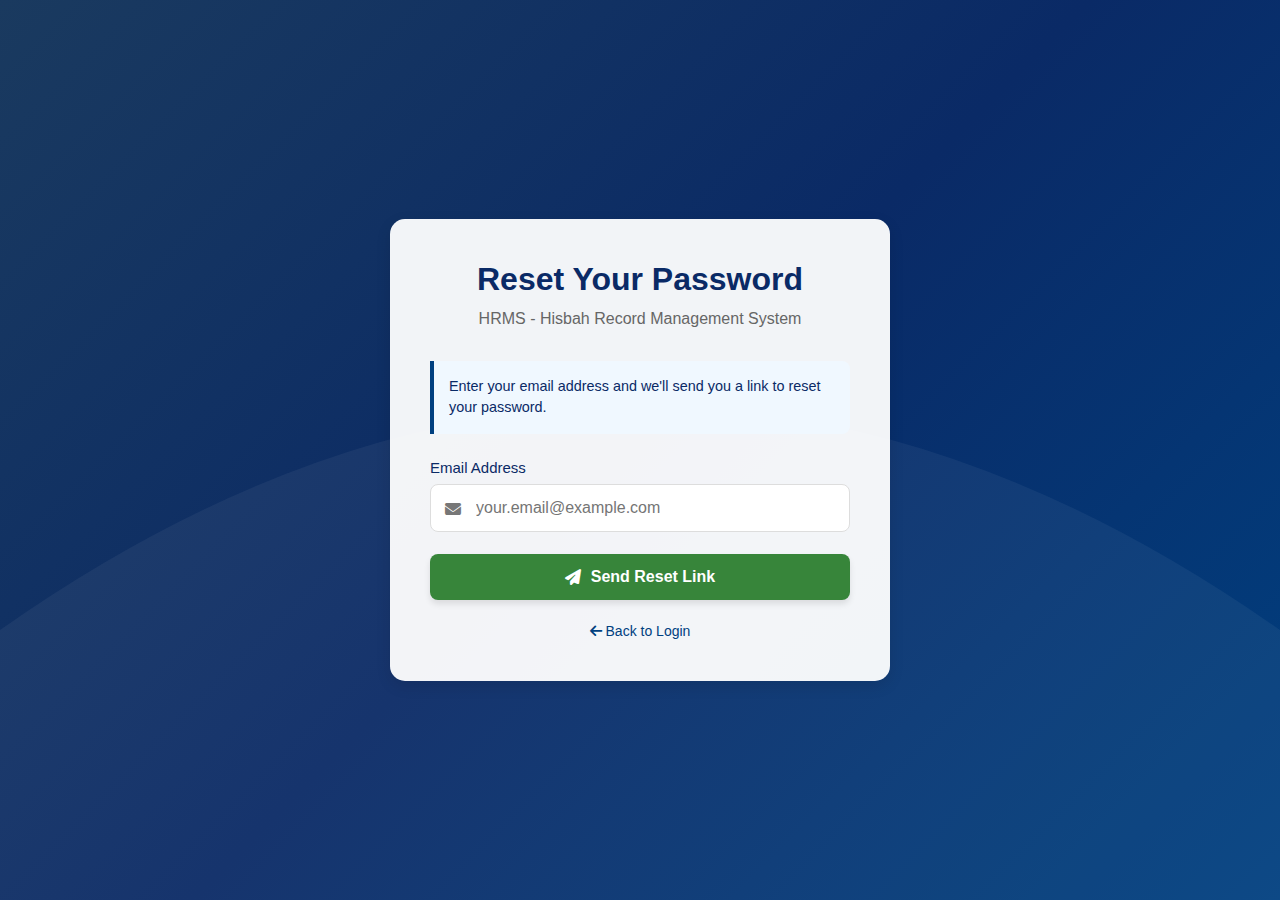
<file: singIn/ftp/fogotpassword.html>
<!DOCTYPE html>
<html lang="en">
<head>
    <meta charset="UTF-8">
    <meta name="viewport" content="width=device-width, initial-scale=1.0">
    <title>HRMS - Forgot Password</title>
    <link rel="stylesheet" href="/singIn/ftp/fogotpassaword.css">
</head>
<body>
    <div class="forgot-container">
        <div class="forgot-form">
            <div class="logo">
                <h2>Reset Your Password</h2>
                <p>HRMS - Hisbah Record Management System</p>
            </div>
            
            <div class="instructions">
                <p>Enter your email address and we'll send you a link to reset your password.</p>
            </div>
            
            <form id="forgotForm">
                <div class="form-group">
                    <label for="email">Email Address</label>
                    <input type="email" id="email" name="email" placeholder="your.email@example.com" required>
                    <i class="fas fa-envelope form-icon"></i>
                    <div class="error-message" id="emailError"></div>
                </div>
                
                <button type="submit" id="resetBtn">
                    <i class="fas fa-paper-plane"></i>
                    Send Reset Link
                </button>
            </form>
            
            <div class="success-message" id="successMessage">
                <i class="fas fa-check-circle"></i>
                <h3>Reset Link Sent!</h3>
                <p>We've sent a password reset link to your email address. Please check your inbox and follow the instructions to reset your password.</p>
                <p>If you don't see the email, check your spam folder.</p>
            </div>
            
            <div class="back-login">
                <a href="/singIn/signin.html"><i class="fas fa-arrow-left"></i> Back to Login</a>
            </div>
        </div>
    </div>

    <script src="/singIn/ftp/fogotpassword.js"></script>
</body>
</html>
</file>
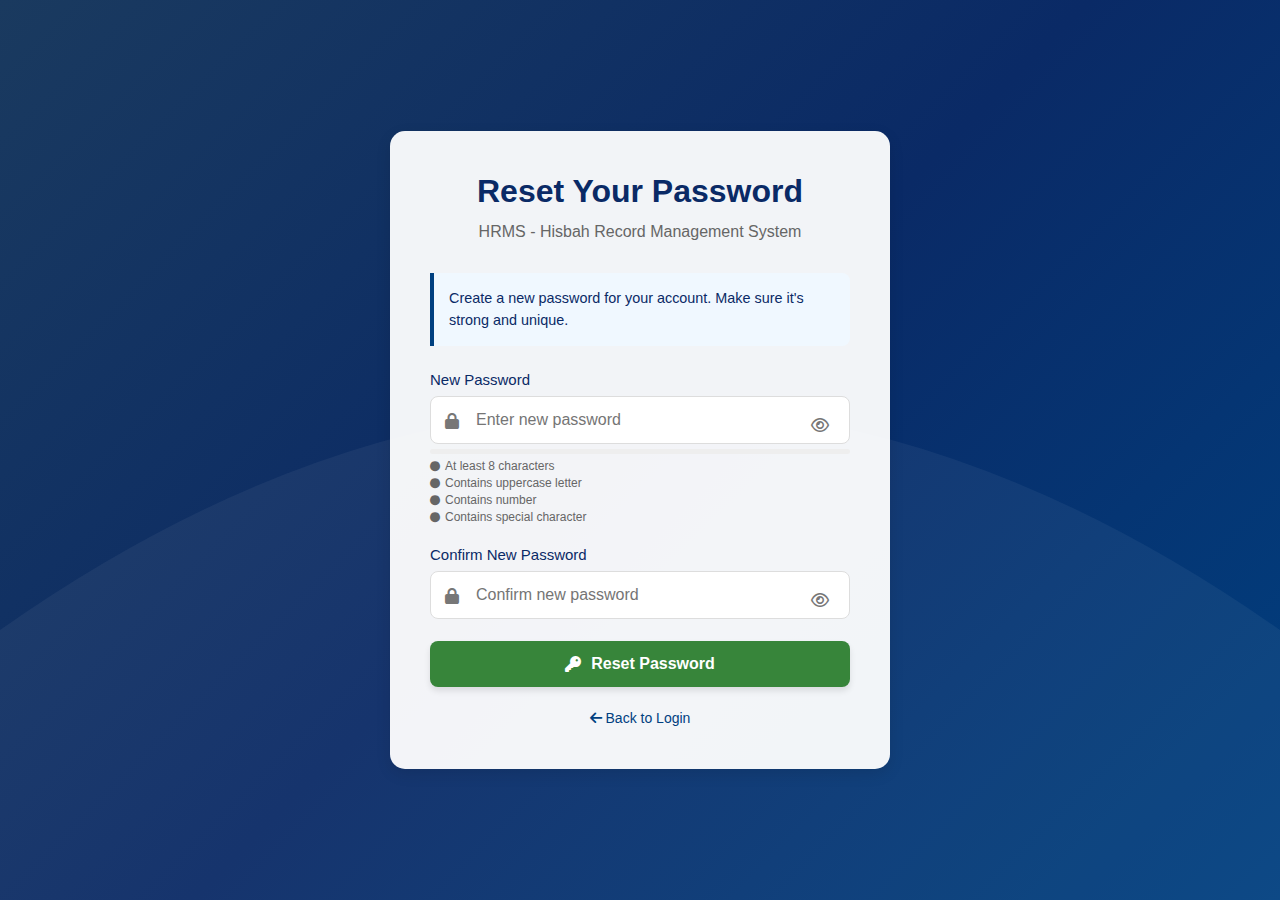
<file: singIn/ftp/resetpwd/resentpwd.html>
<!DOCTYPE html>
<html lang="en">
<head>
    <meta charset="UTF-8">
    <meta name="viewport" content="width=device-width, initial-scale=1.0">
    <title>Reset Password - HRMS</title>
    <link rel="stylesheet" href="/singIn/ftp/resetpwd/resentpwd.css">
</head>
<body>
    <div class="reset-container">
        <div class="reset-form">
            <div class="logo">
                <h2>Reset Your Password</h2>
                <p>HRMS - Hisbah Record Management System</p>
            </div>
            
            <div class="instructions">
                <p>Create a new password for your account. Make sure it's strong and unique.</p>
            </div>
            
            <form id="resetForm">
                <div class="form-group">
                    <label for="newPassword">New Password</label>
                    <input type="password" id="newPassword" name="newPassword" placeholder="Enter new password" required>
                    <i class="fas fa-lock form-icon"></i>
                    <span class="password-toggle" id="newPasswordToggle">
                        <i class="far fa-eye"></i>
                    </span>
                    <div class="password-strength">
                        <div class="password-strength-bar" id="passwordStrength"></div>
                    </div>
                    <div class="password-requirements">
                        <div class="requirement" id="lengthReq">
                            <i class="fas fa-circle"></i> At least 8 characters
                        </div>
                        <div class="requirement" id="upperReq">
                            <i class="fas fa-circle"></i> Contains uppercase letter
                        </div>
                        <div class="requirement" id="numberReq">
                            <i class="fas fa-circle"></i> Contains number
                        </div>
                        <div class="requirement" id="specialReq">
                            <i class="fas fa-circle"></i> Contains special character
                        </div>
                    </div>
                    <div class="error-message" id="passwordError"></div>
                </div>
                
                <div class="form-group">
                    <label for="confirmPassword">Confirm New Password</label>
                    <input type="password" id="confirmPassword" name="confirmPassword" placeholder="Confirm new password" required>
                    <i class="fas fa-lock form-icon"></i>
                    <span class="password-toggle" id="confirmPasswordToggle">
                        <i class="far fa-eye"></i>
                    </span>
                    <div class="error-message" id="confirmPasswordError"></div>
                </div>
                
                <button type="submit" id="resetBtn">
                    <i class="fas fa-key"></i>
                    Reset Password
                </button>
            </form>
            
            <div class="success-message" id="successMessage">
                <i class="fas fa-check-circle"></i>
                <h3>Password Reset Successful!</h3>
                <p>Your password has been successfully reset. You can now log in with your new password.</p>
            </div>
            
            <div class="back-login">
                <a href="/singIn/signin.html"><i class="fas fa-arrow-left"></i> Back to Login</a>
            </div>
        </div>
    </div>

    <script src="/singIn/ftp/resetpwd/resetpwd.js"></script>
</body>
</html>
</file>
<file: singIn/signin.css>
body{
    background-image: url("login_bg.jpg");
    margin: 0;
    padding: 0;
    height: 100vh;
    font-family: Arial, Helvetica, sans-serif;
    display: flex;
    justify-content: center;
    align-items: center;
}
form{
    background: rgba(255, 255, 255, 0.9);
    padding: 30px;
    border-radius: 10px;
    box-shadow: 0 5px 15px rgba(0, 0, 0, 3);
    width: 300px;
}
h2{
    text-align: center;
    margin-top: 0;
    margin-bottom: 20px;
    color: #333;
}
input[type="username"], input[type="password"]{
    width: 100%;
    padding: 10px;
    margin: 8px 0 14px;
    border-radius: 5px;
    font-size: 14px;
}
button{
    width: 100%;
    padding: 10px;
    background: #37853a;
    border: none;
    border-radius: 5px;
    color: white;
    font-size: 16px;
    cursor: pointer;
}
label{
color: rgba(20, 184, 69, 0.842);
}
button:hover{
    background: #45a049;
}
.signup_text{
    margin-top: 15px;
    font-size: 14px;
    color: #333;
    text-align: center;
}
.signup_text a{
    color: #0a2a66;
    text-decoration: none;
    font-weight: bold;
}
.signup_text a:hover{
    text-decoration: underline;
    color: #0044cc;
}
form a{
    display: inline-block;
    margin: 10px 0;
    font-size: 13px;
    color: #0a2a66;
    text-decoration: none;

}
form a:hover{
    text-decoration: underline;
    color: #0044cc;
}
</file>
<file: style.css>
@import url("https://cdnjs.cloudflare.com/ajax/libs/font-awesome/6.4.0/css/all.min.css");
/* CSS Variables for consistent theming */
        :root {
            --primary-color: #004080;
            --secondary-color: #0a2a66;
            --accent-color: #cfefff;
            --text-color: #333;
            --light-bg: #f9f9f9;
            --dark-bg: #222;
            --white: #fff;
            --shadow: 0 4px 6px rgba(0, 0, 0, 0.1);
            --transition: all 0.3s ease;
        }

        * {
            margin: 0;
            padding: 0;
            box-sizing: border-box;
        }

        body {
            font-family: 'Segoe UI', Tahoma, Geneva, Verdana, sans-serif;
            line-height: 1.6;
            background: var(--light-bg);
            color: var(--text-color);
            text-transform: capitalize;
        }

        /* Header Styles */
        header {
            background: var(--primary-color);
            color: var(--white);
            padding: 1rem 2rem;
            display: flex;
            justify-content: space-between;
            align-items: center;
            flex-wrap: wrap;
            box-shadow: var(--shadow);
            position: sticky;
            top: 0;
            z-index: 100;
        }

        .logo-container {
            display: flex;
            align-items: center;
        }

        header h1 {
            font-size: 1.5rem;
            margin: 0;
            font-weight: 600;
        }

        nav {
            display: flex;
            flex-wrap: wrap;
        }

        nav a {
            text-decoration: none;
            margin-left: 1.5rem;
            color: var(--white);
            font-size: 1rem;
            font-weight: 500;
            transition: var(--transition);
            padding: 0.5rem 0;
            position: relative;
        }

        nav a:hover {
            color: var(--accent-color);
        }

        nav a::after {
            content: '';
            position: absolute;
            width: 0;
            height: 2px;
            bottom: 0;
            left: 0;
            background-color: var(--accent-color);
            transition: var(--transition);
        }

        nav a:hover::after {
            width: 100%;
        }

        .menu-toggle {
            display: none;
            background: none;
            border: none;
            color: var(--white);
            font-size: 1.5rem;
            cursor: pointer;
        }

        /* Main Section */
        .main {
            background: linear-gradient(135deg, var(--accent-color) 0%, #a8d8ff 100%);
            text-align: center;
            padding: 5rem 2rem;
            position: relative;
            overflow: hidden;
        }

        .main::before {
            content: '';
            position: absolute;
            top: 0;
            left: 0;
            right: 0;
            bottom: 0;
            background: url('data:image/svg+xml;utf8,<svg xmlns="http://www.w3.org/2000/svg" viewBox="0 0 100 100" preserveAspectRatio="none"><path d="M0,0 L100,0 L100,100 Z" fill="rgba(255,255,255,0.1)"/></svg>');
            background-size: cover;
        }

        .main h2 {
            font-size: 2.5rem;
            color: var(--secondary-color);
            margin-bottom: 1.5rem;
            position: relative;
            z-index: 1;
            font-weight: 700;
        }

        .main p {
            max-width: 600px;
            margin: 0 auto;
            font-size: 1.1rem;
            position: relative;
            z-index: 1;
            line-height: 1.8;
        }

        /* Info Section */
        .info {
            display: flex;
            justify-content: space-between;
            flex-wrap: wrap;
            padding: 4rem 2rem;
            background: var(--white);
            gap: 2rem;
        }

        .box {
            flex: 1;
            min-width: 300px;
            padding: 2rem;
            background: var(--white);
            border-radius: 8px;
            box-shadow: var(--shadow);
            transition: var(--transition);
        }

        .box:hover {
            transform: translateY(-5px);
            box-shadow: 0 10px 20px rgba(0, 0, 0, 0.1);
        }

        .box h2 {
            color: var(--secondary-color);
            margin-bottom: 1rem;
            font-size: 1.5rem;
            font-weight: 600;
            border-bottom: 2px solid var(--accent-color);
            padding-bottom: 0.5rem;
        }

        .box p {
            line-height: 1.8;
            margin-bottom: 1rem;
        }

        .box ul {
            list-style-type: none;
            padding-left: 0;
        }

        .box li {
            margin-bottom: 0.8rem;
            padding-left: 1.5rem;
            position: relative;
        }

        .box li::before {
            content: '✓';
            position: absolute;
            left: 0;
            color: var(--primary-color);
            font-weight: bold;
        }

        /* Footer */
        footer {
            background: var(--dark-bg);
            color: var(--white);
            text-align: center;
            padding: 2rem;
            margin-top: 2rem;
        }

        footer p {
            margin-bottom: 0.5rem;
        }

        footer h3 {
            color: var(--accent-color);
            margin: 0.5rem 0;
        }

        .social-icons {
            margin-top: 1rem;
        }

        .social-icons a {
            color: var(--white);
            font-size: 1.5rem;
            margin: 0 0.5rem;
            transition: var(--transition);
        }

        .social-icons a:hover {
            color: var(--accent-color);
            transform: translateY(-3px);
        }

        /* Responsive Design */
        @media (max-width: 768px) {
            header {
                padding: 1rem;
                flex-direction: column;
                align-items: flex-start;
            }

            .logo-container {
                width: 100%;
                justify-content: space-between;
                margin-bottom: 1rem;
            }

            .menu-toggle {
                display: block;
            }

            nav {
                display: none;
                width: 100%;
                flex-direction: column;
            }

            nav.active {
                display: flex;
            }

            nav a {
                margin: 0.5rem 0;
                padding: 0.8rem;
                border-bottom: 1px solid rgba(255, 255, 255, 0.1);
            }

            .main {
                padding: 3rem 1rem;
            }

            .main h2 {
                font-size: 2rem;
            }

            .info {
                padding: 2rem 1rem;
                flex-direction: column;
            }

            .box {
                min-width: 100%;
            }
        }

        @media (max-width: 480px) {
            header h1 {
                font-size: 1.2rem;
            }

            .main h2 {
                font-size: 1.8rem;
            }

            .main p {
                font-size: 1rem;
            }
        }
</file>
<file: signup/signup.css>
@import url("https://cdnjs.cloudflare.com/ajax/libs/font-awesome/6.4.0/css/all.min.css");
    /* CSS Variables for consistent theming */
    :root {
        --primary-color: #004080;
        --secondary-color: #0a2a66;
        --accent-color: #37853a;
        --accent-hover: #45a049;
        --text-color: #333;
        --light-bg: #f9f9f9;
        --white: #fff;
        --shadow: 0 5px 15px rgba(0, 0, 0, 0.1);
        --transition: all 0.3s ease;
    }

    * {
        margin: 0;
        padding: 0;
        box-sizing: border-box;
    }

    body {
        font-family: 'Segoe UI', Tahoma, Geneva, Verdana, sans-serif;
        background: linear-gradient(135deg, #1a3a5f 0%, #0a2a66 50%, #004080 100%);
        margin: 0;
        padding: 20px;
        min-height: 100vh;
        display: flex;
        justify-content: center;
        align-items: center;
        position: relative;
        overflow-x: hidden;
    }

    /* Background animation */
    body::before {
        content: '';
        position: absolute;
        top: 0;
        left: 0;
        right: 0;
        bottom: 0;
        background: url('data:image/svg+xml;utf8,<svg xmlns="http://www.w3.org/2000/svg" viewBox="0 0 100 100" preserveAspectRatio="none"><path d="M0,30 Q50,80 100,30 L100,100 L0,100 Z" fill="rgba(255,255,255,0.05)"/></svg>');
        background-size: cover;
        animation: float 20s infinite linear;
    }

    @keyframes float {
        0% { transform: translateY(0px) rotate(0deg); }
        50% { transform: translateY(-20px) rotate(1deg); }
        100% { transform: translateY(0px) rotate(0deg); }
    }

    .signup-container {
        max-width: 500px;
        width: 100%;
        background: rgba(255, 255, 255, 0.95);
        border-radius: 15px;
        box-shadow: var(--shadow);
        overflow: hidden;
        position: relative;
        z-index: 1;
        background-image: url('https://images.unsplash.com/photo-1557804506-669a67965ba0?ixlib=rb-4.0.3&ixid=M3wxMjA3fDB8MHxwaG90by1wYWdlfHx8fGVufDB8fHx8fA%3D%3D&auto=format&fit=crop&w=1074&q=80');
        background-size: cover;
        background-position: center;
        background-blend-mode: overlay;
        background-color: rgba(255, 255, 255, 0.95);
    }

    .signup-form {
        padding: clamp(20px, 5vw, 40px);
        overflow-y: auto;
        max-height: 90vh;
        background: rgba(255, 255, 255, 0.85);
        border-radius: 15px;
        margin: 10px;
    }

    .logo {
        text-align: center;
        margin-bottom: clamp(20px, 5vw, 30px);
    }

    .logo h2 {
        color: var(--secondary-color);
        font-size: clamp(1.5rem, 4vw, 1.8rem);
        font-weight: 600;
        line-height: 1.3;
        margin-bottom: 5px;
    }

    .logo p {
        color: #666;
        font-size: clamp(0.8rem, 3vw, 0.9rem);
        line-height: 1.4;
    }

    form {
        width: 100%;
    }

    .form-group {
        margin-bottom: clamp(15px, 4vw, 20px);
        position: relative;
    }

    label {
        display: block;
        margin-bottom: 6px;
        color: var(--secondary-color);
        font-weight: 500;
        font-size: clamp(13px, 3vw, 14px);
    }

    input[type="text"],
    input[type="tel"],
    input[type="password"] {
        width: 100%;
        padding: clamp(10px, 3vw, 12px) 15px clamp(10px, 3vw, 12px) 40px;
        border: 1px solid #ddd;
        border-radius: 5px;
        font-size: clamp(14px, 3vw, 16px);
        transition: var(--transition);
        -webkit-appearance: none; /* Remove iOS styling */
    }

    input[type="text"]:focus,
    input[type="tel"]:focus,
    input[type="password"]:focus {
        border-color: var(--primary-color);
        box-shadow: 0 0 0 2px rgba(0, 64, 128, 0.2);
        outline: none;
    }

    .form-icon {
        position: absolute;
        left: 15px;
        top: 38px;
        color: #777;
        font-size: clamp(14px, 3vw, 16px);
        pointer-events: none; /* Prevent icon from blocking input */
    }

    .password-toggle {
        position: absolute;
        right: 15px;
        top: 38px;
        cursor: pointer;
        color: #777;
        font-size: clamp(14px, 3vw, 16px);
        z-index: 2; /* Ensure it's above the input */
        background: rgba(255, 255, 255, 0.8);
        padding: 2px 5px;
        border-radius: 3px;
    }

    .form-row {
        display: flex;
        gap: clamp(10px, 3vw, 15px);
        flex-wrap: wrap;
    }

    .form-row .form-group {
        flex: 1 1 calc(50% - clamp(10px, 3vw, 15px));
        min-width: 150px;
    }

    .terms {
        display: flex;
        align-items: flex-start;
        margin-bottom: clamp(15px, 4vw, 20px);
        font-size: clamp(12px, 3vw, 14px);
        line-height: 1.4;
    }

    .terms input {
        margin-right: 10px;
        margin-top: 3px;
        flex-shrink: 0;
    }

    .terms label {
        font-weight: normal;
        color: #666;
        margin-bottom: 0;
    }

    .terms a {
        color: var(--primary-color);
        text-decoration: none;
    }

    .terms a:hover {
        text-decoration: underline;
    }

    button {
        width: 100%;
        padding: clamp(10px, 3vw, 12px);
        background: var(--accent-color);
        border: none;
        border-radius: 5px;
        color: var(--white);
        font-size: clamp(14px, 3vw, 16px);
        font-weight: 600;
        cursor: pointer;
        transition: var(--transition);
        margin-bottom: clamp(15px, 4vw, 20px);
    }

    button:hover {
        background: var(--accent-hover);
        transform: translateY(-2px);
    }

    .login_text {
        text-align: center;
        font-size: clamp(12px, 3vw, 14px);
        color: #666;
        line-height: 1.4;
    }

    .login_text a {
        color: var(--primary-color);
        text-decoration: none;
        font-weight: 500;
    }

    .login_text a:hover {
        text-decoration: underline;
        color: var(--secondary-color);
    }

    .password-strength {
        height: 5px;
        border-radius: 5px;
        margin-top: 5px;
        background: #eee;
        overflow: hidden;
    }

    .password-strength-bar {
        height: 100%;
        width: 0%;
        transition: var(--transition);
    }

    .weak {
        background: #ff4757;
        width: 33%;
    }

    .medium {
        background: #ffa502;
        width: 66%;
    }

    .strong {
        background: #2ed573;
        width: 100%;
    }

    .password-requirements {
        font-size: clamp(11px, 2.5vw, 12px);
        color: #666;
        margin-top: 5px;
    }

    .requirement {
        display: flex;
        align-items: center;
        margin-bottom: 3px;
    }

    .requirement i {
        margin-right: 5px;
        font-size: 10px;
        flex-shrink: 0;
    }

    .valid {
        color: #2ed573;
    }

    .invalid {
        color: #ff4757;
    }

    /* Responsive Design */
    @media (max-width: 768px) {
        body {
            padding: 15px;
            align-items: flex-start;
            min-height: 100vh;
            height: auto;
        }
        
        .signup-container {
            max-width: 100%;
            width: 100%;
            margin: 0;
        }
        
        .signup-form {
            margin: 8px;
            padding: clamp(15px, 4vw, 25px);
            max-height: none;
        }
        
        .form-row {
            flex-direction: column;
            gap: 0;
        }
        
        .form-row .form-group {
            flex: 1 1 100%;
            min-width: auto;
        }
        
        .form-icon, .password-toggle {
            top: 36px;
        }
    }

    @media (max-width: 480px) {
        body {
            padding: 10px;
        }
        
        .signup-form {
            margin: 5px;
            padding: 15px;
        }
        
        .logo h2 {
            font-size: 1.4rem;
        }
        
        .form-icon, .password-toggle {
            top: 34px;
            font-size: 14px;
        }
        
        input[type="text"],
        input[type="tel"],
        input[type="password"] {
            padding-left: 35px;
        }
        
        .password-toggle {
            padding: 1px 3px;
        }
    }

    @media (max-width: 360px) {
        .signup-form {
            padding: 12px;
            margin: 4px;
        }
        
        .logo h2 {
            font-size: 1.3rem;
        }
        
        .form-icon, .password-toggle {
            top: 32px;
            font-size: 13px;
        }
        
        input[type="text"],
        input[type="tel"],
        input[type="password"] {
            padding: 8px 12px 8px 32px;
            font-size: 14px;
        }
    }

    /* Loading animation for button */
    .btn-loading {
        position: relative;
        color: transparent;
    }

    .btn-loading::after {
        content: '';
        position: absolute;
        width: 20px;
        height: 20px;
        top: 50%;
        left: 50%;
        margin-left: -10px;
        margin-top: -10px;
        border: 2px solid #ffffff;
        border-radius: 50%;
        border-top-color: transparent;
        animation: spin 1s ease-in-out infinite;
    }

    @keyframes spin {
        to { transform: rotate(360deg); }
    }

    /* Form validation styles */
    .error {
        border-color: #ff4757 !important;
    }

    .error-message {
        color: #ff4757;
        font-size: clamp(11px, 2.5vw, 12px);
        margin-top: 5px;
        line-height: 1.3;
    }

    .success {
        border-color: #2ed573 !important;
    }

    /* Improve touch targets for mobile */
    @media (hover: none) and (pointer: coarse) {
        input[type="text"],
        input[type="tel"],
        input[type="password"] {
            font-size: 16px; /* Prevent zoom on iOS */
        }
        
        button {
            min-height: 44px; /* Minimum touch target size */
        }
        
        .password-toggle {
            min-height: 24px;
            min-width: 24px;
            display: flex;
            align-items: center;
            justify-content: center;
        }
    }

    /* High contrast support for accessibility */
    @media (prefers-contrast: high) {
        input[type="text"],
        input[type="tel"],
        input[type="password"] {
            border-width: 2px;
        }
        
        button {
            border: 2px solid #000;
        }
    }

    /* Reduced motion support */
    @media (prefers-reduced-motion: reduce) {
        * {
            animation-duration: 0.01ms !important;
            animation-iteration-count: 1 !important;
            transition-duration: 0.01ms !important;
        }
        
        body::before {
            animation: none;
        }
    }
</file>
<file: users/users.css>
@import url("https://cdnjs.cloudflare.com/ajax/libs/font-awesome/6.4.0/css/all.min.css");
/* CSS Variables for consistent theming */
        :root {
            --primary-color: #004080;
            --secondary-color: #0a2a66;
            --accent-color: #37853a;
            --accent-hover: #45a049;
            --text-color: #333;
            --light-bg: #f9f9f9;
            --white: #fff;
            --shadow: 0 5px 15px rgba(0, 0, 0, 0.1);
            --transition: all 0.3s ease;
        }

        * {
            margin: 0;
            padding: 0;
            box-sizing: border-box;
        }

        body {
            font-family: 'Segoe UI', Tahoma, Geneva, Verdana, sans-serif;
            background: linear-gradient(135deg, #1a3a5f 0%, #0a2a66 50%, #004080 100%);
            margin: 0;
            padding: 20px;
            min-height: 100vh;
            display: flex;
            justify-content: center;
            align-items: flex-start;
            position: relative;
            overflow-x: hidden;
        }

        /* Background image */
        body::before {
            content: '';
            position: absolute;
            top: 0;
            left: 0;
            right: 0;
            bottom: 0;
            background-image: url('https://images.unsplash.com/photo-1557804506-669a67965ba0?ixlib=rb-4.0.3&ixid=M3wxMjA3fDB8MHxwaG90by1wYWdlfHx8fGVufDB8fHx8fA%3D%3D&auto=format&fit=crop&w=1074&q=80');
            background-size: cover;
            background-position: center;
            background-blend-mode: overlay;
            opacity: 0.1;
            z-index: 0;
        }

        /* Background animation */
        body::after {
            content: '';
            position: absolute;
            top: 0;
            left: 0;
            right: 0;
            bottom: 0;
            background: url('data:image/svg+xml;utf8,<svg xmlns="http://www.w3.org/2000/svg" viewBox="0 0 100 100" preserveAspectRatio="none"><path d="M0,70 Q50,20 100,70 L100,100 L0,100 Z" fill="rgba(255,255,255,0.05)"/></svg>');
            background-size: cover;
            animation: float 20s infinite linear;
            z-index: 0;
        }

        @keyframes float {
            0% { transform: translateY(0px) rotate(0deg); }
            50% { transform: translateY(-20px) rotate(1deg); }
            100% { transform: translateY(0px) rotate(0deg); }
        }

        .profile-container {
            max-width: 1200px;
            width: 100%;
            background: rgba(255, 255, 255, 0.95);
            border-radius: 15px;
            box-shadow: var(--shadow);
            overflow: hidden;
            position: relative;
            z-index: 1;
            margin: 20px 0;
        }

        .profile-header {
            background: linear-gradient(135deg, var(--primary-color) 0%, var(--secondary-color) 100%);
            color: var(--white);
            padding: clamp(20px, 4vw, 30px);
            display: flex;
            align-items: center;
            gap: 20px;
        }

        .profile-avatar {
            width: 100px;
            height: 100px;
            border-radius: 50%;
            border: 4px solid rgba(255, 255, 255, 0.3);
            overflow: hidden;
            background: var(--white);
            display: flex;
            align-items: center;
            justify-content: center;
            font-size: 40px;
            color: var(--primary-color);
        }

        .profile-avatar img {
            width: 100%;
            height: 100%;
            object-fit: cover;
        }

        .profile-info h1 {
            font-size: clamp(1.5rem, 3vw, 2rem);
            margin-bottom: 5px;
            font-weight: 600;
        }

        .profile-info p {
            opacity: 0.9;
            margin-bottom: 5px;
            font-size: clamp(0.9rem, 2vw, 1rem);
        }

        .profile-info .role {
            background: rgba(255, 255, 255, 0.2);
            padding: 5px 10px;
            border-radius: 20px;
            font-size: 0.8rem;
            display: inline-block;
        }

        .profile-content {
            display: flex;
            min-height: 600px;
        }

        .profile-sidebar {
            width: 280px;
            background: #f9f9f9;
            border-right: 1px solid #eee;
            padding: 20px 0;
        }

        .profile-nav {
            height: 100%;
            display: flex;
            flex-direction: column;
            list-style: none;
        }

        .profile-nav li {
            margin-bottom: 5px;
        }

        .profile-nav a {
            display: flex;
            align-items: center;
            padding: 12px 20px;
            color: #555;
            text-decoration: none;
            transition: var(--transition);
            border-left: 3px solid transparent;
        }

        .profile-nav a:hover, .profile-nav a.active {
            background: rgba(0, 64, 128, 0.05);
            color: var(--primary-color);
            border-left: 3px solid var(--primary-color);
        }

        .profile-nav i {
            margin-right: 10px;
            width: 20px;
            text-align: center;
        }

        .profile-main {
            flex: 1;
            padding: clamp(20px, 4vw, 30px);
            overflow-y: auto;
            max-height: 700px;
        }

        .section-title {
            color: var(--secondary-color);
            font-size: 1.4rem;
            margin-bottom: 20px;
            padding-bottom: 10px;
            border-bottom: 2px solid #f0f0f0;
            display: flex;
            align-items: center;
        }

        .section-title i {
            margin-right: 10px;
            color: var(--primary-color);
        }

        .profile-section {
            display: none;
            animation: fadeIn 0.5s ease;
        }

        .profile-section.active {
            display: block;
        }

        @keyframes fadeIn {
            from { opacity: 0; }
            to { opacity: 1; }
        }

        /* Stats Grid */
        .stats-grid {
            display: grid;
            grid-template-columns: repeat(auto-fit, minmax(200px, 1fr));
            gap: 20px;
            margin-bottom: 30px;
        }

        .stat-card {
            background: #f9f9f9;
            border-radius: 8px;
            padding: 20px;
            text-align: center;
            border-top: 4px solid var(--primary-color);
            transition: var(--transition);
        }

        .stat-card:hover {
            transform: translateY(-5px);
            box-shadow: var(--shadow);
        }

        .stat-value {
            font-size: 2rem;
            font-weight: 700;
            color: var(--primary-color);
            margin-bottom: 5px;
        }

        .stat-label {
            color: #666;
            font-size: 0.9rem;
        }

        /* Cases Table */
        .cases-table {
            width: 100%;
            border-collapse: collapse;
            margin-top: 20px;
            background: white;
            border-radius: 8px;
            overflow: hidden;
            box-shadow: 0 2px 5px rgba(0,0,0,0.1);
        }

        .cases-table th {
            background: var(--primary-color);
            color: white;
            padding: 12px 15px;
            text-align: left;
            font-weight: 600;
        }

        .cases-table td {
            padding: 12px 15px;
            border-bottom: 1px solid #eee;
        }

        .cases-table tr:last-child td {
            border-bottom: none;
        }

        .cases-table tr:hover {
            background: #f5f9ff;
        }

        .case-id {
            font-weight: 600;
            color: var(--primary-color);
        }

        .status-badge {
            padding: 4px 10px;
            border-radius: 20px;
            font-size: 0.8rem;
            font-weight: 600;
        }

        .status-pending {
            background: #fff3cd;
            color: #856404;
        }

        .status-in-progress {
            background: #cce7ff;
            color: #004085;
        }

        .status-resolved {
            background: #d4edda;
            color: #155724;
        }

        .status-closed {
            background: #f8d7da;
            color: #721c24;
        }

        /* Form Styles */
        .form-group {
            margin-bottom: 20px;
        }

        .form-row {
            display: flex;
            gap: 15px;
            margin-bottom: 15px;
        }

        .form-row .form-group {
            flex: 1;
            margin-bottom: 0;
        }

        label {
            display: block;
            margin-bottom: 8px;
            color: var(--secondary-color);
            font-weight: 500;
        }

        input[type="text"],
        input[type="email"],
        input[type="tel"],
        input[type="password"],
        select,
        textarea {
            width: 100%;
            padding: 12px 15px;
            border: 1px solid #ddd;
            border-radius: 5px;
            font-size: 16px;
            transition: var(--transition);
        }

        input:focus,
        select:focus,
        textarea:focus {
            border-color: var(--primary-color);
            box-shadow: 0 0 0 2px rgba(0, 64, 128, 0.2);
            outline: none;
        }

        textarea {
            resize: vertical;
            min-height: 100px;
        }

        .btn {
            padding: 12px 20px;
            background: var(--accent-color);
            border: none;
            border-radius: 5px;
            color: var(--white);
            font-size: 16px;
            font-weight: 600;
            cursor: pointer;
            transition: var(--transition);
            display: inline-flex;
            align-items: center;
            gap: 8px;
        }

        .btn:hover {
            background: var(--accent-hover);
            transform: translateY(-2px);
        }

        .btn-secondary {
            background: #6c757d;
        }

        .btn-secondary:hover {
            background: #5a6268;
        }

        .btn-small {
            padding: 6px 12px;
            font-size: 0.85rem;
        }

        /* Case Details */
        .case-details {
            background: #f9f9f9;
            border-radius: 8px;
            padding: 20px;
            margin-bottom: 20px;
        }

        .detail-item {
            margin-bottom: 15px;
            display: flex;
        }

        .detail-label {
            font-weight: 600;
            width: 150px;
            color: #666;
        }

        .detail-value {
            flex: 1;
            color: #333;
        }

        .sign-out{
            margin-top: auto;
        }

        /* Responsive Design */
        @media (max-width: 968px) {
            .profile-content {
                flex-direction: column;
            }
            
            .profile-sidebar {
                width: 100%;
                border-right: none;
                border-bottom: 1px solid #eee;
            }
            
            .profile-nav {
                display: flex;
                overflow-x: auto;
                padding: 0 10px;
            }
            
            .profile-nav li {
                flex-shrink: 0;
                margin-bottom: 0;
            }
            
            .profile-nav a {
                border-left: none;
                border-bottom: 3px solid transparent;
                white-space: nowrap;
            }
            
            .profile-nav a:hover, .profile-nav a.active {
                border-left: none;
                border-bottom: 3px solid var(--primary-color);
            }
            
            .profile-main {
                max-height: none;
            }
            
            .stats-grid {
                grid-template-columns: repeat(2, 1fr);
            }
            
            .form-row {
                flex-direction: column;
                gap: 0;
            }
        }

        @media (max-width: 768px) {
            body {
                padding: 15px;
            }
            
            .profile-container {
                max-width: 100%;
                margin: 10px 0;
            }

            .profile-header {
                flex-direction: column;
                text-align: center;
                padding: 20px;
            }
            
            .stats-grid {
                grid-template-columns: 1fr;
            }
            
            .cases-table {
                display: block;
                overflow-x: auto;
            }
        }

        @media (max-width: 480px) {
            body {
                padding: 10px;
            }
            
            .profile-header, .profile-main {
                padding: 15px;
            }
            
            .profile-avatar {
                width: 80px;
                height: 80px;
                font-size: 30px;
            }
        }

        /* Scrollbar styling */
        .profile-main::-webkit-scrollbar {
            width: 8px;
        }

        .profile-main::-webkit-scrollbar-track {
            background: #f1f1f1;
            border-radius: 10px;
        }

        .profile-main::-webkit-scrollbar-thumb {
            background: var(--primary-color);
            border-radius: 10px;
        }

        .profile-main::-webkit-scrollbar-thumb:hover {
            background: var(--secondary-color);
        }

        /* Loading animation */
        .btn-loading {
            position: relative;
            color: transparent;
        }

        .btn-loading::after {
            content: '';
            position: absolute;
            width: 20px;
            height: 20px;
            top: 50%;
            left: 50%;
            margin-left: -10px;
            margin-top: -10px;
            border: 2px solid #ffffff;
            border-radius: 50%;
            border-top-color: transparent;
            animation: spin 1s ease-in-out infinite;
        }

        @keyframes spin {
            to { transform: rotate(360deg); }
        }

        /* Success message */
        .success-message {
            background-color: #f0fff0;
            border: 1px solid #d4edda;
            border-radius: 5px;
            padding: 15px;
            margin-bottom: 20px;
            color: #155724;
            display: none;
        }

        /* Reduced motion support */
        @media (prefers-reduced-motion: reduce) {
            * {
                animation-duration: 0.01ms !important;
                animation-iteration-count: 1 !important;
                transition-duration: 0.01ms !important;
            }
        
            body::after {
                animation: none;
            }
            
            .btn:hover, .stat-card:hover {
                transform: none;
            }
            
            .profile-section {
                animation: none;
            }
        }
</file>
<file: signup/terms/terms.css>
@import url("https://cdnjs.cloudflare.com/ajax/libs/font-awesome/6.4.0/css/all.min.css");
        /* CSS Variables for consistent theming */
        :root {
            --primary-color: #004080;
            --secondary-color: #0a2a66;
            --accent-color: #37853a;
            --accent-hover: #45a049;
            --text-color: #333;
            --light-bg: #f9f9f9;
            --white: #fff;
            --shadow: 0 5px 15px rgba(0, 0, 0, 0.1);
            --transition: all 0.3s ease;
        }

        * {
            margin: 0;
            padding: 0;
            box-sizing: border-box;
        }

        body {
            font-family: 'Segoe UI', Tahoma, Geneva, Verdana, sans-serif;
            background: linear-gradient(135deg, #1a3a5f 0%, #0a2a66 50%, #004080 100%);
            margin: 0;
            padding: 20px;
            min-height: 100vh;
            display: flex;
            justify-content: center;
            align-items: flex-start;
            position: relative;
            overflow-x: hidden;
            line-height: 1.6;
        }

        /* Background image */
        body::before {
            content: '';
            position: absolute;
            top: 0;
            left: 0;
            right: 0;
            bottom: 0;
            background-image: url('https://images.unsplash.com/photo-1557804506-669a67965ba0?ixlib=rb-4.0.3&ixid=M3wxMjA3fDB8MHxwaG90by1wYWdlfHx8fGVufDB8fHx8fA%3D%3D&auto=format&fit=crop&w=1074&q=80');
            background-size: cover;
            background-position: center;
            background-blend-mode: overlay;
            opacity: 0.1;
            z-index: 0;
        }

        /* Background animation */
        body::after {
            content: '';
            position: absolute;
            top: 0;
            left: 0;
            right: 0;
            bottom: 0;
            background: url('data:image/svg+xml;utf8,<svg xmlns="http://www.w3.org/2000/svg" viewBox="0 0 100 100" preserveAspectRatio="none"><path d="M0,70 Q50,20 100,70 L100,100 L0,100 Z" fill="rgba(255,255,255,0.05)"/></svg>');
            background-size: cover;
            animation: float 20s infinite linear;
            z-index: 0;
        }

        @keyframes float {
            0% { transform: translateY(0px) rotate(0deg); }
            50% { transform: translateY(-20px) rotate(1deg); }
            100% { transform: translateY(0px) rotate(0deg); }
        }

        .policy-container {
            max-width: 1000px;
            width: 100%;
            background: rgba(255, 255, 255, 0.95);
            border-radius: 15px;
            box-shadow: var(--shadow);
            overflow: hidden;
            position: relative;
            z-index: 1;
            margin: 40px 0;
        }

        .policy-header {
            background: linear-gradient(135deg, var(--primary-color) 0%, var(--secondary-color) 100%);
            color: var(--white);
            padding: clamp(25px, 5vw, 40px);
            text-align: center;
        }

        .policy-header h1 {
            font-size: clamp(1.8rem, 4vw, 2.5rem);
            margin-bottom: 15px;
            font-weight: 600;
        }

        .policy-header p {
            font-size: clamp(0.9rem, 2.5vw, 1.1rem);
            opacity: 0.9;
            max-width: 700px;
            margin: 0 auto;
        }

        .policy-content {
            padding: clamp(25px, 5vw, 40px);
            max-height: 70vh;
            overflow-y: auto;
        }

        .last-updated {
            background-color: #f0f8ff;
            border-left: 4px solid var(--primary-color);
            padding: 15px;
            margin-bottom: 25px;
            border-radius: 0 8px 8px 0;
            font-size: 0.9rem;
            color: var(--secondary-color);
        }

        .last-updated strong {
            color: var(--primary-color);
        }

        .policy-nav {
            display: flex;
            justify-content: center;
            margin-bottom: 30px;
            border-bottom: 1px solid #eee;
        }

        .policy-nav button {
            background: none;
            border: none;
            padding: 12px 20px;
            font-size: 1rem;
            font-weight: 600;
            color: #666;
            cursor: pointer;
            transition: var(--transition);
            border-bottom: 3px solid transparent;
        }

        .policy-nav button.active {
            color: var(--primary-color);
            border-bottom: 3px solid var(--primary-color);
        }

        .policy-nav button:hover {
            color: var(--primary-color);
        }

        .policy-section {
            display: none;
            animation: fadeIn 0.5s ease;
        }

        .policy-section.active {
            display: block;
        }

        @keyframes fadeIn {
            from { opacity: 0; }
            to { opacity: 1; }
        }

        .section-title {
            color: var(--secondary-color);
            font-size: 1.6rem;
            margin-bottom: 20px;
            padding-bottom: 10px;
            border-bottom: 2px solid #f0f0f0;
            display: flex;
            align-items: center;
        }

        .section-title i {
            margin-right: 10px;
            color: var(--primary-color);
        }

        .policy-subsection {
            margin-bottom: 25px;
        }

        .policy-subsection h3 {
            color: var(--secondary-color);
            font-size: 1.2rem;
            margin-bottom: 10px;
            display: flex;
            align-items: center;
        }

        .policy-subsection h3 i {
            margin-right: 8px;
            color: var(--accent-color);
            font-size: 1rem;
        }

        .policy-subsection p {
            margin-bottom: 15px;
            color: #555;
        }

        .policy-subsection ul {
            margin-left: 20px;
            margin-bottom: 15px;
        }

        .policy-subsection li {
            margin-bottom: 8px;
            color: #555;
        }

        .highlight {
            background-color: #f9f9f9;
            border-left: 3px solid var(--accent-color);
            padding: 15px;
            margin: 15px 0;
            border-radius: 0 5px 5px 0;
        }

        .policy-footer {
            background-color: #f9f9f9;
            padding: 20px;
            text-align: center;
            border-top: 1px solid #eee;
        }

        .policy-footer p {
            color: #666;
            margin-bottom: 10px;
        }

        .back-btn {
            display: inline-flex;
            align-items: center;
            padding: 10px 20px;
            background: var(--accent-color);
            color: var(--white);
            text-decoration: none;
            border-radius: 5px;
            font-weight: 500;
            transition: var(--transition);
            margin-top: 10px;
        }

        .back-btn:hover {
            background: var(--accent-hover);
            transform: translateY(-2px);
        }

        .back-btn i {
            margin-right: 8px;
        }

        /* Table of Contents */
        .toc {
            background-color: #f9f9f9;
            border-radius: 8px;
            padding: 20px;
            margin-bottom: 25px;
        }

        .toc h3 {
            color: var(--primary-color);
            margin-bottom: 15px;
            display: flex;
            align-items: center;
        }

        .toc h3 i {
            margin-right: 10px;
        }

        .toc ul {
            list-style-type: none;
            margin-left: 0;
            columns: 2;
        }

        .toc li {
            margin-bottom: 8px;
            break-inside: avoid;
        }

        .toc a {
            color: var(--secondary-color);
            text-decoration: none;
            transition: var(--transition);
            display: flex;
            align-items: center;
            font-size: 0.9rem;
        }

        .toc a:hover {
            color: var(--primary-color);
            text-decoration: underline;
        }

        .toc a i {
            margin-right: 8px;
            font-size: 0.7rem;
            color: var(--accent-color);
        }

        /* Responsive Design */
        @media (max-width: 768px) {
            body {
                padding: 15px;
                align-items: flex-start;
            }
            
            .policy-container {
                max-width: 100%;
                margin: 20px 0;
            }

            .policy-content {
                padding: clamp(20px, 5vw, 30px);
                max-height: none;
            }
            
            .section-title {
                font-size: 1.4rem;
            }
            
            .toc ul {
                columns: 1;
            }
            
            .policy-nav {
                flex-direction: column;
            }
            
            .policy-nav button {
                text-align: left;
                border-bottom: 1px solid #eee;
                border-left: 3px solid transparent;
            }
            
            .policy-nav button.active {
                border-left: 3px solid var(--primary-color);
                border-bottom: 1px solid #eee;
            }
        }

        @media (max-width: 480px) {
            body {
                padding: 10px;
            }
            
            .policy-header, .policy-content {
                padding: clamp(15px, 5vw, 20px);
            }

            .policy-header h1 {
                font-size: 1.5rem;
            }
            
            .toc {
                padding: 15px;
            }
            
            .section-title {
                font-size: 1.3rem;
            }
        }

        @media (max-width: 360px) {
            .policy-content {
                padding: 12px;
            }
            
            .policy-header h1 {
                font-size: 1.4rem;
            }
            
            .section-title {
                font-size: 1.2rem;
            }
        }

        /* Scrollbar styling */
        .policy-content::-webkit-scrollbar {
            width: 8px;
        }

        .policy-content::-webkit-scrollbar-track {
            background: #f1f1f1;
            border-radius: 10px;
        }

        .policy-content::-webkit-scrollbar-thumb {
            background: var(--primary-color);
            border-radius: 10px;
        }

        .policy-content::-webkit-scrollbar-thumb:hover {
            background: var(--secondary-color);
        }

        /* Improve touch targets for mobile */
        @media (hover: none) and (pointer: coarse) {
            .back-btn {
                min-height: 44px;
                min-width: 44px;
            }
            
            .policy-nav button {
                min-height: 44px;
            }
        }

        /* High contrast support for accessibility */
        @media (prefers-contrast: high) {
            .section-title {
                border-bottom-width: 3px;
            }
            
            .back-btn {
                border: 2px solid #000;
            }
        }

        /* Reduced motion support */
        @media (prefers-reduced-motion: reduce) {
            * {
                animation-duration: 0.01ms !important;
                animation-iteration-count: 1 !important;
                transition-duration: 0.01ms !important;
            }
            
            body::after {
                animation: none;
            }
            
            .back-btn:hover {
                transform: none;
            }
            
            .policy-section {
                animation: none;
            }
        }
</file>
<file: singIn/ftp/fogotpassaword.css>
@import url("https://cdnjs.cloudflare.com/ajax/libs/font-awesome/6.4.0/css/all.min.css");
        /* CSS Variables for consistent theming */
        :root {
            --primary-color: #004080;
            --secondary-color: #0a2a66;
            --accent-color: #37853a;
            --accent-hover: #45a049;
            --text-color: #333;
            --light-bg: #f9f9f9;
            --white: #fff;
            --shadow: 0 5px 15px rgba(0, 0, 0, 0.1);
            --transition: all 0.3s ease;
        }

        * {
            margin: 0;
            padding: 0;
            box-sizing: border-box;
        }

        body {
            font-family: 'Segoe UI', Tahoma, Geneva, Verdana, sans-serif;
            background: linear-gradient(135deg, #1a3a5f 0%, #0a2a66 50%, #004080 100%);
            margin: 0;
            padding: 20px;
            min-height: 100vh;
            display: flex;
            justify-content: center;
            align-items: center;
            position: relative;
            overflow-x: hidden;
        }

        /* Background image */
        body::before {
            content: '';
            position: absolute;
            top: 0;
            left: 0;
            right: 0;
            bottom: 0;
            background-image: url('https://images.unsplash.com/photo-1557804506-669a67965ba0?ixlib=rb-4.0.3&ixid=M3wxMjA3fDB8MHxwaG90by1wYWdlfHx8fGVufDB8fHx8fA%3D%3D&auto=format&fit=crop&w=1074&q=80');
            background-size: cover;
            background-position: center;
            background-blend-mode: overlay;
            opacity: 0.1;
            z-index: 0;
        }

        /* Background animation */
        body::after {
            content: '';
            position: absolute;
            top: 0;
            left: 0;
            right: 0;
            bottom: 0;
            background: url('data:image/svg+xml;utf8,<svg xmlns="http://www.w3.org/2000/svg" viewBox="0 0 100 100" preserveAspectRatio="none"><path d="M0,70 Q50,20 100,70 L100,100 L0,100 Z" fill="rgba(255,255,255,0.05)"/></svg>');
            background-size: cover;
            animation: float 20s infinite linear;
            z-index: 0;
        }

        @keyframes float {
            0% { transform: translateY(0px) rotate(0deg); }
            50% { transform: translateY(-20px) rotate(1deg); }
            100% { transform: translateY(0px) rotate(0deg); }
        }

        .forgot-container {
            max-width: 500px;
            width: 100%;
            background: rgba(255, 255, 255, 0.95);
            border-radius: 15px;
            box-shadow: var(--shadow);
            overflow: hidden;
            position: relative;
            z-index: 1;
        }

        .forgot-form {
            padding: clamp(30px, 5vw, 40px);
        }

        .logo {
            text-align: center;
            margin-bottom: clamp(25px, 5vw, 30px);
        }

        .logo h2 {
            color: var(--secondary-color);
            font-size: clamp(1.6rem, 4vw, 2rem);
            font-weight: 600;
            line-height: 1.3;
            margin-bottom: 8px;
        }

        .logo p {
            color: #666;
            font-size: clamp(0.9rem, 2.5vw, 1rem);
            line-height: 1.4;
        }

        .instructions {
            background-color: #f0f8ff;
            border-left: 4px solid var(--primary-color);
            padding: 15px;
            margin-bottom: 25px;
            border-radius: 0 8px 8px 0;
        }

        .instructions p {
            color: var(--secondary-color);
            font-size: clamp(0.85rem, 2.5vw, 0.9rem);
            line-height: 1.5;
            margin: 0;
        }

        form {
            width: 100%;
        }

        .form-group {
            margin-bottom: clamp(18px, 4vw, 22px);
            position: relative;
        }

        label {
            display: block;
            margin-bottom: 8px;
            color: var(--secondary-color);
            font-weight: 500;
            font-size: clamp(14px, 2.5vw, 15px);
        }

        input[type="email"] {
            width: 100%;
            padding: clamp(12px, 3vw, 14px) 15px clamp(12px, 3vw, 14px) 45px;
            border: 1px solid #ddd;
            border-radius: 8px;
            font-size: clamp(15px, 2.5vw, 16px);
            transition: var(--transition);
            -webkit-appearance: none;
        }

        input[type="email"]:focus {
            border-color: var(--primary-color);
            box-shadow: 0 0 0 3px rgba(0, 64, 128, 0.2);
            outline: none;
        }

        .form-icon {
            position: absolute;
            left: 15px;
            top: 42px;
            color: #777;
            font-size: clamp(15px, 2.5vw, 16px);
            pointer-events: none;
        }

        button {
            width: 100%;
            padding: clamp(12px, 3vw, 14px);
            background: var(--accent-color);
            border: none;
            border-radius: 8px;
            color: var(--white);
            font-size: clamp(15px, 2.5vw, 16px);
            font-weight: 600;
            cursor: pointer;
            transition: var(--transition);
            margin-bottom: clamp(18px, 4vw, 22px);
            box-shadow: 0 4px 6px rgba(0, 0, 0, 0.1);
            display: flex;
            align-items: center;
            justify-content: center;
            gap: 10px;
        }

        button:hover {
            background: var(--accent-hover);
            transform: translateY(-2px);
            box-shadow: 0 6px 8px rgba(0, 0, 0, 0.15);
        }

        .back-login {
            text-align: center;
            font-size: clamp(13px, 2.5vw, 14px);
            color: #666;
            line-height: 1.4;
            margin-top: 20px;
        }

        .back-login a {
            color: var(--primary-color);
            text-decoration: none;
            font-weight: 500;
            transition: var(--transition);
        }

        .back-login a:hover {
            text-decoration: underline;
            color: var(--secondary-color);
        }

        .success-message {
            display: none;
            background-color: #f0fff0;
            border: 1px solid #d4edda;
            border-radius: 8px;
            padding: 20px;
            margin-top: 20px;
            text-align: center;
        }

        .success-message i {
            color: var(--accent-color);
            font-size: 2.5rem;
            margin-bottom: 15px;
        }

        .success-message h3 {
            color: var(--secondary-color);
            margin-bottom: 10px;
        }

        .success-message p {
            color: #666;
            line-height: 1.5;
        }

        /* Responsive Design */
        @media (max-width: 768px) {
            body {
                padding: 15px;
                align-items: flex-start;
                min-height: 100vh;
                height: auto;
            }
            
            .forgot-container {
                max-width: 100%;
            }

            .forgot-form {
                padding: clamp(25px, 5vw, 35px);
            }
            
            .form-icon {
                top: 40px;
            }
        }

        @media (max-width: 480px) {
            body {
                padding: 10px;
            }
            
            .forgot-form {
                padding: clamp(20px, 5vw, 30px);
            }

            .logo h2 {
                font-size: 1.5rem;
            }
            
            .form-icon {
                top: 38px;
                font-size: 15px;
            }
            
            input[type="email"] {
                padding-left: 40px;
            }
            
            .instructions {
                padding: 12px;
            }
        }

        @media (max-width: 360px) {
            .forgot-form {
                padding: 18px;
            }
            
            .logo h2 {
                font-size: 1.4rem;
            }
            
            .form-icon {
                top: 36px;
                font-size: 14px;
            }
            
            input[type="email"] {
                padding: 10px 12px 10px 38px;
                font-size: 14px;
            }
        }

        /* Loading animation for button */
        .btn-loading {
            position: relative;
            color: transparent;
        }

        .btn-loading::after {
            content: '';
            position: absolute;
            width: 20px;
            height: 20px;
            top: 50%;
            left: 50%;
            margin-left: -10px;
            margin-top: -10px;
            border: 2px solid #ffffff;
            border-radius: 50%;
            border-top-color: transparent;
            animation: spin 1s ease-in-out infinite;
        }

        @keyframes spin {
            to { transform: rotate(360deg); }
        }

        /* Form validation styles */
        .error {
            border-color: #ff4757 !important;
        }

        .error-message {
            color: #ff4757;
            font-size: clamp(12px, 2.5vw, 13px);
            margin-top: 5px;
            display: none;
        }

        .success {
            border-color: #2ed573 !important;
        }

        /* Improve touch targets for mobile */
        @media (hover: none) and (pointer: coarse) {
            input[type="email"] {
                font-size: 16px;
            }
            
            button {
                min-height: 48px;
            }
        }

        /* High contrast support for accessibility */
        @media (prefers-contrast: high) {
            input[type="email"] {
                border-width: 2px;
            }
            
            button {
                border: 2px solid #000;
            }
        }

        /* Reduced motion support */
        @media (prefers-reduced-motion: reduce) {
            * {
                animation-duration: 0.01ms !important;
                animation-iteration-count: 1 !important;
                transition-duration: 0.01ms !important;
            }
            
            body::after {
                animation: none;
            }
        }
</file>
<file: singIn/ftp/resetpwd/resentpwd.css>
@import url("https://cdnjs.cloudflare.com/ajax/libs/font-awesome/6.4.0/css/all.min.css");
        /* CSS Variables for consistent theming */
        :root {
            --primary-color: #004080;
            --secondary-color: #0a2a66;
            --accent-color: #37853a;
            --accent-hover: #45a049;
            --text-color: #333;
            --light-bg: #f9f9f9;
            --white: #fff;
            --shadow: 0 5px 15px rgba(0, 0, 0, 0.1);
            --transition: all 0.3s ease;
        }

        * {
            margin: 0;
            padding: 0;
            box-sizing: border-box;
        }

        body {
            font-family: 'Segoe UI', Tahoma, Geneva, Verdana, sans-serif;
            background: linear-gradient(135deg, #1a3a5f 0%, #0a2a66 50%, #004080 100%);
            margin: 0;
            padding: 20px;
            min-height: 100vh;
            display: flex;
            justify-content: center;
            align-items: center;
            position: relative;
            overflow-x: hidden;
        }

        /* Background image */
        body::before {
            content: '';
            position: absolute;
            top: 0;
            left: 0;
            right: 0;
            bottom: 0;
            background-image: url('https://images.unsplash.com/photo-1557804506-669a67965ba0?ixlib=rb-4.0.3&ixid=M3wxMjA3fDB8MHxwaG90by1wYWdlfHx8fGVufDB8fHx8fA%3D%3D&auto=format&fit=crop&w=1074&q=80');
            background-size: cover;
            background-position: center;
            background-blend-mode: overlay;
            opacity: 0.1;
            z-index: 0;
        }

        /* Background animation */
        body::after {
            content: '';
            position: absolute;
            top: 0;
            left: 0;
            right: 0;
            bottom: 0;
            background: url('data:image/svg+xml;utf8,<svg xmlns="http://www.w3.org/2000/svg" viewBox="0 0 100 100" preserveAspectRatio="none"><path d="M0,70 Q50,20 100,70 L100,100 L0,100 Z" fill="rgba(255,255,255,0.05)"/></svg>');
            background-size: cover;
            animation: float 20s infinite linear;
            z-index: 0;
        }

        @keyframes float {
            0% { transform: translateY(0px) rotate(0deg); }
            50% { transform: translateY(-20px) rotate(1deg); }
            100% { transform: translateY(0px) rotate(0deg); }
        }

        .reset-container {
            max-width: 500px;
            width: 100%;
            background: rgba(255, 255, 255, 0.95);
            border-radius: 15px;
            box-shadow: var(--shadow);
            overflow: hidden;
            position: relative;
            z-index: 1;
        }

        .reset-form {
            padding: clamp(30px, 5vw, 40px);
        }

        .logo {
            text-align: center;
            margin-bottom: clamp(25px, 5vw, 30px);
        }

        .logo h2 {
            color: var(--secondary-color);
            font-size: clamp(1.6rem, 4vw, 2rem);
            font-weight: 600;
            line-height: 1.3;
            margin-bottom: 8px;
        }

        .logo p {
            color: #666;
            font-size: clamp(0.9rem, 2.5vw, 1rem);
            line-height: 1.4;
        }

        .instructions {
            background-color: #f0f8ff;
            border-left: 4px solid var(--primary-color);
            padding: 15px;
            margin-bottom: 25px;
            border-radius: 0 8px 8px 0;
        }

        .instructions p {
            color: var(--secondary-color);
            font-size: clamp(0.85rem, 2.5vw, 0.9rem);
            line-height: 1.5;
            margin: 0;
        }

        form {
            width: 100%;
        }

        .form-group {
            margin-bottom: clamp(18px, 4vw, 22px);
            position: relative;
        }

        label {
            display: block;
            margin-bottom: 8px;
            color: var(--secondary-color);
            font-weight: 500;
            font-size: clamp(14px, 2.5vw, 15px);
        }

        input[type="password"] {
            width: 100%;
            padding: clamp(12px, 3vw, 14px) 15px clamp(12px, 3vw, 14px) 45px;
            border: 1px solid #ddd;
            border-radius: 8px;
            font-size: clamp(15px, 2.5vw, 16px);
            transition: var(--transition);
            -webkit-appearance: none;
        }

        input[type="password"]:focus {
            border-color: var(--primary-color);
            box-shadow: 0 0 0 3px rgba(0, 64, 128, 0.2);
            outline: none;
        }

        .form-icon {
            position: absolute;
            left: 15px;
            top: 42px;
            color: #777;
            font-size: clamp(15px, 2.5vw, 16px);
            pointer-events: none;
        }

        .password-toggle {
            position: absolute;
            right: 15px;
            top: 42px;
            cursor: pointer;
            color: #777;
            font-size: clamp(15px, 2.5vw, 16px);
            z-index: 2;
            background: rgba(255, 255, 255, 0.8);
            padding: 4px 6px;
            border-radius: 4px;
            transition: var(--transition);
        }

        .password-toggle:hover {
            background: rgba(255, 255, 255, 0.9);
            color: #555;
        }

        .password-strength {
            height: 5px;
            border-radius: 5px;
            margin-top: 5px;
            background: #eee;
            overflow: hidden;
        }

        .password-strength-bar {
            height: 100%;
            width: 0%;
            transition: var(--transition);
        }

        .weak {
            background: #ff4757;
            width: 33%;
        }

        .medium {
            background: #ffa502;
            width: 66%;
        }

        .strong {
            background: #2ed573;
            width: 100%;
        }

        .password-requirements {
            font-size: clamp(11px, 2.5vw, 12px);
            color: #666;
            margin-top: 5px;
        }

        .requirement {
            display: flex;
            align-items: center;
            margin-bottom: 3px;
        }

        .requirement i {
            margin-right: 5px;
            font-size: 10px;
            flex-shrink: 0;
        }

        .valid {
            color: #2ed573;
        }

        .invalid {
            color: #ff4757;
        }

        button {
            width: 100%;
            padding: clamp(12px, 3vw, 14px);
            background: var(--accent-color);
            border: none;
            border-radius: 8px;
            color: var(--white);
            font-size: clamp(15px, 2.5vw, 16px);
            font-weight: 600;
            cursor: pointer;
            transition: var(--transition);
            margin-bottom: clamp(18px, 4vw, 22px);
            box-shadow: 0 4px 6px rgba(0, 0, 0, 0.1);
            display: flex;
            align-items: center;
            justify-content: center;
            gap: 10px;
        }

        button:hover {
            background: var(--accent-hover);
            transform: translateY(-2px);
            box-shadow: 0 6px 8px rgba(0, 0, 0, 0.15);
        }

        .back-login {
            text-align: center;
            font-size: clamp(13px, 2.5vw, 14px);
            color: #666;
            line-height: 1.4;
            margin-top: 20px;
        }

        .back-login a {
            color: var(--primary-color);
            text-decoration: none;
            font-weight: 500;
            transition: var(--transition);
        }

        .back-login a:hover {
            text-decoration: underline;
            color: var(--secondary-color);
        }

        .success-message {
            display: none;
            background-color: #f0fff0;
            border: 1px solid #d4edda;
            border-radius: 8px;
            padding: 20px;
            margin-top: 20px;
            text-align: center;
        }

        .success-message i {
            color: var(--accent-color);
            font-size: 2.5rem;
            margin-bottom: 15px;
        }

        .success-message h3 {
            color: var(--secondary-color);
            margin-bottom: 10px;
        }

        .success-message p {
            color: #666;
            line-height: 1.5;
        }

        /* Responsive Design */
        @media (max-width: 768px) {
            body {
                padding: 15px;
                align-items: flex-start;
                min-height: 100vh;
                height: auto;
            }
            
            .reset-container {
                max-width: 100%;
            }

            .reset-form {
                padding: clamp(25px, 5vw, 35px);
            }
            
            .form-icon, .password-toggle {
                top: 40px;
            }
        }

        @media (max-width: 480px) {
            body {
                padding: 10px;
            }
            
            .reset-form {
                padding: clamp(20px, 5vw, 30px);
            }

            .logo h2 {
                font-size: 1.5rem;
            }
            
            .form-icon, .password-toggle {
                top: 38px;
                font-size: 15px;
            }
            
            input[type="password"] {
                padding-left: 40px;
            }
            
            .password-toggle {
                padding: 3px 5px;
            }
            
            .instructions {
                padding: 12px;
            }
        }

        @media (max-width: 360px) {
            .reset-form {
                padding: 18px;
            }
            
            .logo h2 {
                font-size: 1.4rem;
            }
            
            .form-icon, .password-toggle {
                top: 36px;
                font-size: 14px;
            }
            
            input[type="password"] {
                padding: 10px 12px 10px 38px;
                font-size: 14px;
            }
        }

        /* Loading animation for button */
        .btn-loading {
            position: relative;
            color: transparent;
        }

        .btn-loading::after {
            content: '';
            position: absolute;
            width: 20px;
            height: 20px;
            top: 50%;
            left: 50%;
            margin-left: -10px;
            margin-top: -10px;
            border: 2px solid #ffffff;
            border-radius: 50%;
            border-top-color: transparent;
            animation: spin 1s ease-in-out infinite;
        }

        @keyframes spin {
            to { transform: rotate(360deg); }
        }

        /* Form validation styles */
        .error {
            border-color: #ff4757 !important;
        }

        .error-message {
            color: #ff4757;
            font-size: clamp(12px, 2.5vw, 13px);
            margin-top: 5px;
            display: none;
        }

        .success {
            border-color: #2ed573 !important;
        }

        /* Improve touch targets for mobile */
        @media (hover: none) and (pointer: coarse) {
            input[type="password"] {
                font-size: 16px;
            }
            
            button {
                min-height: 48px;
            }
            
            .password-toggle {
                min-height: 28px;
                min-width: 28px;
                display: flex;
                align-items: center;
                justify-content: center;
            }
        }

        /* High contrast support for accessibility */
        @media (prefers-contrast: high) {
            input[type="password"] {
                border-width: 2px;
            }
            
            button {
                border: 2px solid #000;
            }
        }

        /* Reduced motion support */
        @media (prefers-reduced-motion: reduce) {
            * {
                animation-duration: 0.01ms !important;
                animation-iteration-count: 1 !important;
                transition-duration: 0.01ms !important;
            }
            
            body::after {
                animation: none;
            }
            
            button:hover {
                transform: none;
            }
        }
</file>
